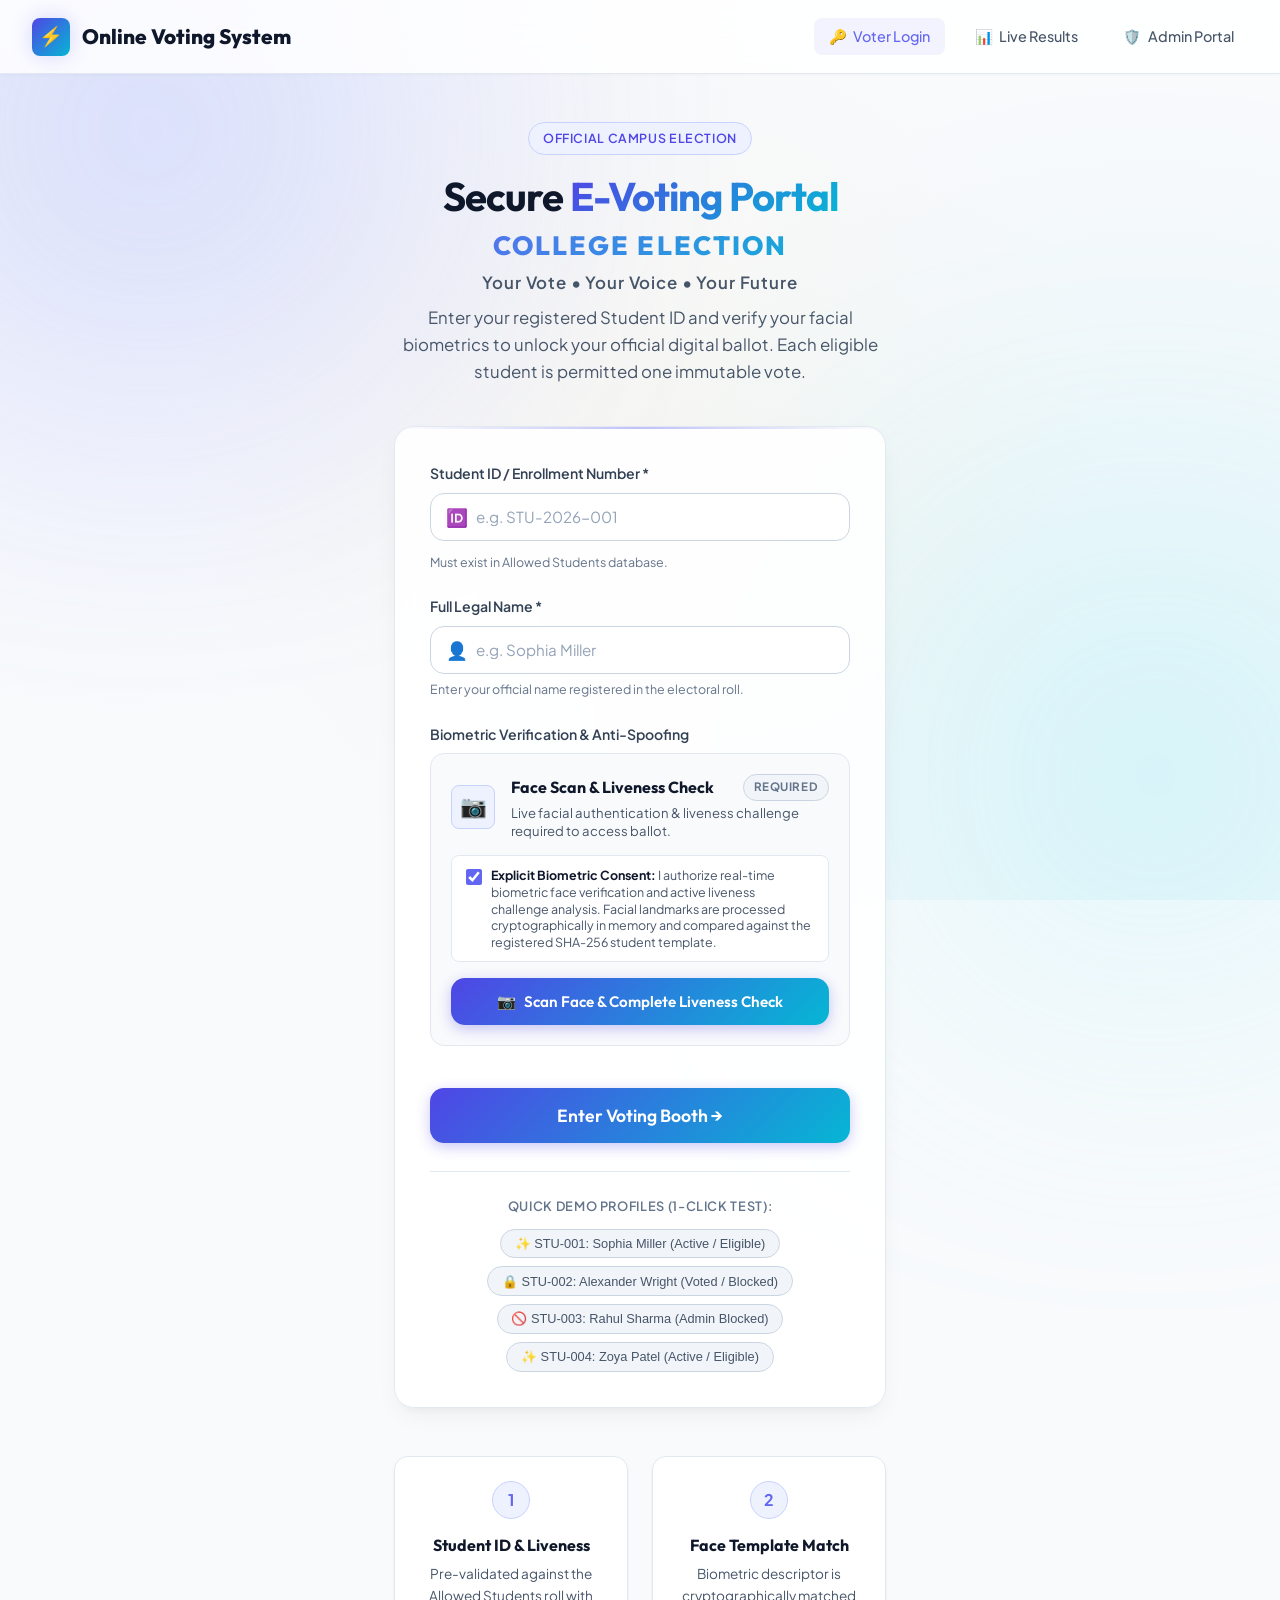
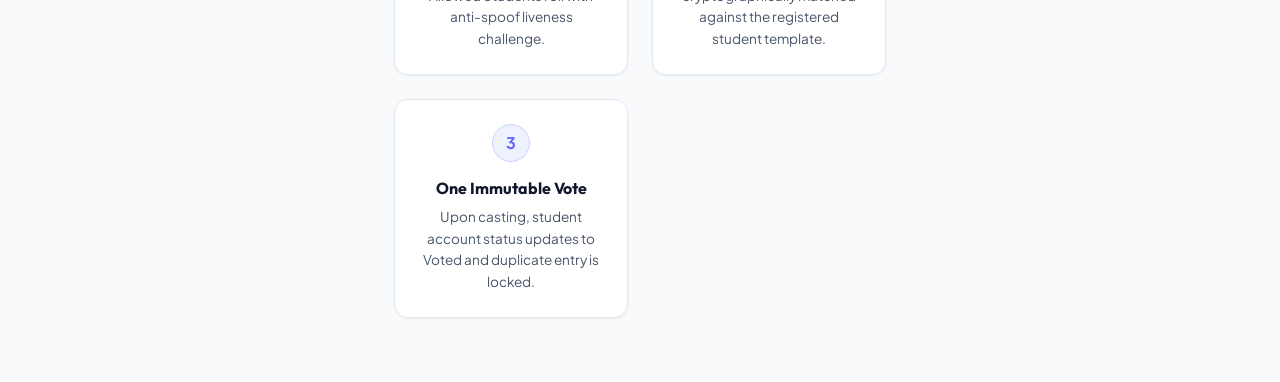
<file: index.html>
<!DOCTYPE html>
<html lang="en">
<head>
  <meta charset="UTF-8">
  <meta name="viewport" content="width=device-width, initial-scale=1.0">
  <title>Online Voting System - Secure Voter Authentication & Portal</title>
  <meta name="description" content="Secure, modern e-voting system. Authenticate with your unique Student ID and Face Biometric verification to cast your ballot.">
  <link rel="stylesheet" href="style.css">
</head>
<body>
  <!-- Ambient background glow lights -->
  <div class="bg-glow bg-glow-1"></div>
  <div class="bg-glow bg-glow-2"></div>

  <!-- Navigation Bar -->
  <nav class="navbar">
    <a href="index.html" class="nav-brand" id="nav-brand-logo">
      <div class="brand-icon">⚡</div>
      <span>Online Voting System</span>
    </a>
    <div class="nav-links">
      <a href="index.html" class="nav-link active" id="nav-link-login">
        <span>🔑</span> Voter Login
      </a>
      <a href="results.html" class="nav-link" id="nav-link-results">
        <span>📊</span> Live Results
      </a>
      <a href="admin.html" class="nav-link" id="nav-link-admin">
        <span>🛡️</span> Admin Portal
      </a>
    </div>
  </nav>

  <!-- Main Container -->
  <main class="container-narrow">
    <header class="header-hero">
      <span class="badge badge-primary">Official Campus Election</span>
      <h1>Secure <span class="gradient-text">E-Voting Portal</span></h1>
      <h2 class="hero-election-title">COLLEGE ELECTION</h2>
      <p class="hero-election-motto">Your Vote • Your Voice • Your Future</p>
      <p>Enter your registered Student ID and verify your facial biometrics to unlock your official digital ballot. Each eligible student is permitted one immutable vote.</p>
    </header>

    <!-- Login Authentication Card -->
    <div class="card" id="login-card">
      <form id="login-form">
        <!-- Student ID / Enrollment Number Input -->
        <div class="form-group">
          <label for="student-id" class="form-label">Student ID / Enrollment Number *</label>
          <div class="input-wrapper">
            <span class="input-icon">🆔</span>
            <input 
              type="text" 
              id="student-id" 
              class="form-input" 
              placeholder="e.g. STU-2026-001" 
              required 
              autocomplete="off"
              oninput="handleStudentIdInput(this.value)"
            >
          </div>
          <div style="display: flex; justify-content: space-between; align-items: center; margin-top: 0.35rem;">
            <span class="input-hint">Must exist in Allowed Students database.</span>
            <span id="id-status-badge" class="id-status-indicator" style="display: none;"></span>
          </div>
        </div>

        <!-- Full Legal Name Input -->
        <div class="form-group">
          <label for="voter-name" class="form-label">Full Legal Name *</label>
          <div class="input-wrapper">
            <span class="input-icon">👤</span>
            <input 
              type="text" 
              id="voter-name" 
              class="form-input" 
              placeholder="e.g. Sophia Miller" 
              required 
              autocomplete="name"
            >
          </div>
          <div class="input-hint">Enter your official name registered in the electoral roll.</div>
        </div>

        <!-- Biometric Face Scan Verification Section -->
        <div class="form-group">
          <label class="form-label" id="face-verification-label">Biometric Verification & Anti-Spoofing</label>
          
          <div class="biometric-card" id="biometric-card">
            <div class="biometric-card-header">
              <div class="bio-icon-box" id="bio-icon-box">
                <span class="bio-icon" id="bio-status-icon">📷</span>
              </div>
              <div class="bio-info">
                <div class="bio-title-row">
                  <h4 id="bio-status-title">Face Scan & Liveness Check</h4>
                  <span class="bio-badge bio-badge-unverified" id="bio-status-badge">Required</span>
                </div>
                <p id="bio-status-description">Live facial authentication & liveness challenge required to access ballot.</p>
              </div>
            </div>

            <!-- Verified Summary Card (Hidden initially) -->
            <div class="bio-verified-details" id="bio-verified-details" style="display: none;">
              <div class="bio-verified-banner">
                <span class="bio-check-icon">✓</span>
                <div>
                  <strong>Biometric Face & Liveness Verified</strong>
                  <div class="bio-token-text">
                    Biometric Token: <code id="bio-token-display">BIO-FACE-XXXX</code> • Match Confidence: <span id="bio-confidence-display">99.4%</span>
                  </div>
                </div>
              </div>
            </div>

            <!-- Biometric Consent Checkbox -->
            <div class="biometric-consent-box">
              <label class="consent-checkbox-label">
                <input type="checkbox" id="biometric-consent" class="custom-checkbox" checked>
                <span>
                  <strong>Explicit Biometric Consent:</strong> I authorize real-time biometric face verification and active liveness challenge analysis. Facial landmarks are processed cryptographically in memory and compared against the registered SHA-256 student template.
                </span>
              </label>
            </div>

            <!-- Face Scan Trigger Action Buttons -->
            <div class="bio-actions">
              <button type="button" class="btn btn-primary btn-block" id="btn-scan-face" onclick="openScannerModal()">
                <span>📷</span> Scan Face & Complete Liveness Check
              </button>
              <button type="button" class="btn btn-secondary btn-block btn-sm" id="btn-rescan-face" onclick="openScannerModal()" style="display: none; margin-top: 0.5rem;">
                <span>🔄</span> Re-scan Face
              </button>
            </div>
          </div>
        </div>

        <!-- Error & Retry Banner -->
        <div class="error-message" id="login-error" role="alert" aria-live="polite"></div>

        <!-- Submit to Voting Booth (Disabled until Face is Verified) -->
        <button type="submit" class="btn btn-primary btn-block btn-lg" id="btn-login-submit" style="margin-top: 1.25rem;" disabled>
          Enter Voting Booth &rarr;
        </button>
      </form>

      <!-- Quick Demo Selectors -->
      <div class="quick-test-section">
        <p>Quick Demo Profiles (1-Click Test):</p>
        <div class="quick-pills">
          <button type="button" class="pill-btn" onclick="fillDemoVoter('STU-2026-001', 'Sophia Miller', 'eligible')">
            ✨ STU-001: Sophia Miller (Active / Eligible)
          </button>
          <button type="button" class="pill-btn" onclick="fillDemoVoter('STU-2026-002', 'Alexander Wright', 'voted')">
            🔒 STU-002: Alexander Wright (Voted / Blocked)
          </button>
          <button type="button" class="pill-btn" onclick="fillDemoVoter('STU-2026-003', 'Rahul Sharma', 'blocked')">
            🚫 STU-003: Rahul Sharma (Admin Blocked)
          </button>
          <button type="button" class="pill-btn" onclick="fillDemoVoter('STU-2026-004', 'Zoya Patel', 'eligible')">
            ✨ STU-004: Zoya Patel (Active / Eligible)
          </button>
        </div>
      </div>
    </div>

    <!-- 3-Step Process Guide -->
    <section class="process-steps">
      <div class="step-card">
        <div class="step-number">1</div>
        <h4>Student ID & Liveness</h4>
        <p>Pre-validated against the Allowed Students roll with anti-spoof liveness challenge.</p>
      </div>
      <div class="step-card">
        <div class="step-number">2</div>
        <h4>Face Template Match</h4>
        <p>Biometric descriptor is cryptographically matched against the registered student template.</p>
      </div>
      <div class="step-card">
        <div class="step-number">3</div>
        <h4>One Immutable Vote</h4>
        <p>Upon casting, student account status updates to Voted and duplicate entry is locked.</p>
      </div>
    </section>
  </main>

  <!-- Face Scanner Live Camera Modal with Liveness Challenge -->
  <div class="modal-overlay" id="scanner-modal" role="dialog" aria-modal="true" aria-labelledby="scanner-modal-title">
    <div class="modal-container scanner-modal-container">
      <div class="scanner-modal-header">
        <div class="scanner-title-box">
          <div class="brand-icon" style="width: 32px; height: 32px; font-size: 1rem;">📷</div>
          <div>
            <h3 id="scanner-modal-title" style="font-size: 1.2rem;">Biometric Face & Liveness Verification</h3>
            <span class="scanner-subtitle">Align face in frame and complete the interactive challenge</span>
          </div>
        </div>
        <button type="button" class="scanner-close-btn" onclick="closeScannerModal()" aria-label="Close Face Scanner">✕</button>
      </div>

      <!-- Live Video Viewport Container -->
      <div class="video-viewport-wrapper">
        <!-- Live Video Element -->
        <video id="face-video" autoplay playsinline muted></video>
        
        <!-- Canvas for frame analysis and snapshots -->
        <canvas id="analysis-canvas" style="display: none;"></canvas>

        <!-- Simulated Preview Face Avatar when in Simulation / Virtual Camera Mode -->
        <div id="simulated-camera-view" class="simulated-camera-view" style="display: none;">
          <div class="sim-face-avatar" id="sim-face-avatar">👤</div>
          <div class="sim-watermark" id="sim-watermark-text">Biometric Camera Active</div>
        </div>

        <!-- Biometric Face Alignment Overlay Frame -->
        <div class="face-alignment-frame" id="alignment-frame">
          <!-- Corner Target Brackets -->
          <div class="corner-bracket corner-tl"></div>
          <div class="corner-bracket corner-tr"></div>
          <div class="corner-bracket corner-bl"></div>
          <div class="corner-bracket corner-br"></div>

          <!-- Face Oval Guide -->
          <div class="face-oval-guide" id="face-oval">
            <div class="face-oval-marker marker-top"></div>
            <div class="face-oval-marker marker-bottom"></div>
            <div class="face-oval-marker marker-left"></div>
            <div class="face-oval-marker marker-right"></div>
          </div>

          <!-- Animated Laser Scanning Line -->
          <div class="scan-laser-line" id="scan-laser-line"></div>
        </div>

        <!-- Video HUD Indicators -->
        <div class="video-hud">
          <div class="hud-item hud-lighting" id="hud-lighting">
            <span class="hud-icon">💡</span>
            <span class="hud-text" id="lighting-text">Lighting: Good</span>
            <div class="lighting-bar">
              <div class="lighting-level" id="lighting-level-bar" style="width: 75%;"></div>
            </div>
          </div>
          <div class="hud-item hud-faces" id="hud-faces">
            <span class="hud-icon">👤</span>
            <span class="hud-text" id="face-count-text">Face: Centered</span>
          </div>
        </div>
      </div>

      <!-- Interactive Anti-Spoofing Liveness Challenge Box -->
      <div class="liveness-challenge-box" id="liveness-box">
        <div class="liveness-challenge-title">
          <span>🛡️ Anti-Spoof Liveness Challenge</span>
        </div>
        <div class="liveness-challenge-instruction" id="liveness-challenge-instruction">
          Look directly into the camera and blink your eyes twice
        </div>
        <div class="liveness-counter" id="liveness-counter-badge">
          Step 1 of 2: Position Face
        </div>
      </div>

      <!-- Live Real-Time Instruction & Error Alert Box -->
      <div class="scanner-feedback" id="scanner-feedback" role="status" aria-live="polite">
        <span class="feedback-icon" id="feedback-icon">👁️</span>
        <span class="feedback-text" id="feedback-text">Please hold still and center your face inside the oval frame.</span>
      </div>

      <!-- Verification Progress Bar (Shown during active scan) -->
      <div class="bio-progress-container" id="bio-progress-container" style="display: none;">
        <div class="bio-progress-header">
          <span id="bio-progress-stage-text">Analyzing Biometric Landmarks...</span>
          <span id="bio-progress-percentage">0%</span>
        </div>
        <div class="bio-progress-track">
          <div class="bio-progress-fill" id="bio-progress-fill" style="width: 0%;"></div>
        </div>
      </div>

      <!-- Edge-Case & Error Resolution Banner -->
      <div class="scanner-error-banner" id="scanner-error-banner" style="display: none;">
        <div class="error-banner-header">
          <span class="error-banner-icon" id="error-banner-icon">⚠️</span>
          <strong id="error-banner-title">Verification Failed</strong>
        </div>
        <p id="error-banner-desc">Please check your lighting and ensure your face is fully visible.</p>
        <div class="error-banner-actions">
          <button type="button" class="btn btn-primary btn-sm" id="btn-retry-scan" onclick="retryFaceScan()">
            <span>🔄</span> Retry Scan
          </button>
        </div>
      </div>

      <!-- Live Action Buttons -->
      <div class="scanner-actions" id="scanner-actions">
        <button type="button" class="btn btn-secondary" onclick="closeScannerModal()" id="btn-cancel-scan">
          Cancel
        </button>
        <button type="button" class="btn btn-primary btn-lg" id="btn-capture-face" onclick="startBiometricVerification()">
          <span>⚡</span> Verify Liveness & Match Face
        </button>
      </div>

      <!-- Interactive Edge-Case Testing Toolbar -->
      <div class="scanner-sim-section">
        <div class="sim-header">
          <span>🧪 Test Verification Scenarios (Security & Edge Cases):</span>
        </div>
        <div class="sim-buttons">
          <button type="button" class="sim-btn" onclick="testScenario('success')" title="Test normal face match for active student">
            ✅ Valid Face Match
          </button>
          <button type="button" class="sim-btn" onclick="testScenario('face_mismatch')" title="Test face not matching registered student ID">
            ❌ Biometric Mismatch
          </button>
          <button type="button" class="sim-btn" onclick="testScenario('liveness_failed')" title="Test failed anti-spoof liveness challenge">
            👁️ Spoof / Liveness Fail
          </button>
          <button type="button" class="sim-btn" onclick="testScenario('blocked_account')" title="Test blocked student ID access denial">
            🚫 Blocked ID
          </button>
          <button type="button" class="sim-btn" onclick="testScenario('already_voted')" title="Test duplicate vote denial">
            🔒 Already Voted
          </button>
          <button type="button" class="sim-btn" onclick="testScenario('unregistered_id')" title="Test unregistered student ID denial">
            ⚠️ Unregistered ID
          </button>
          <button type="button" class="sim-btn" onclick="testScenario('poor_lighting')" title="Test poor lighting detection">
            🌙 Poor Lighting
          </button>
          <button type="button" class="sim-btn" onclick="testScenario('no_face')" title="Test no face detected">
            👤 No Face
          </button>
        </div>
      </div>
    </div>
  </div>

  <script src="script.js"></script>
  <script>
    document.addEventListener('DOMContentLoaded', () => {
      setupLoginForm();
    });
  </script>
</body>
</html>
</file>
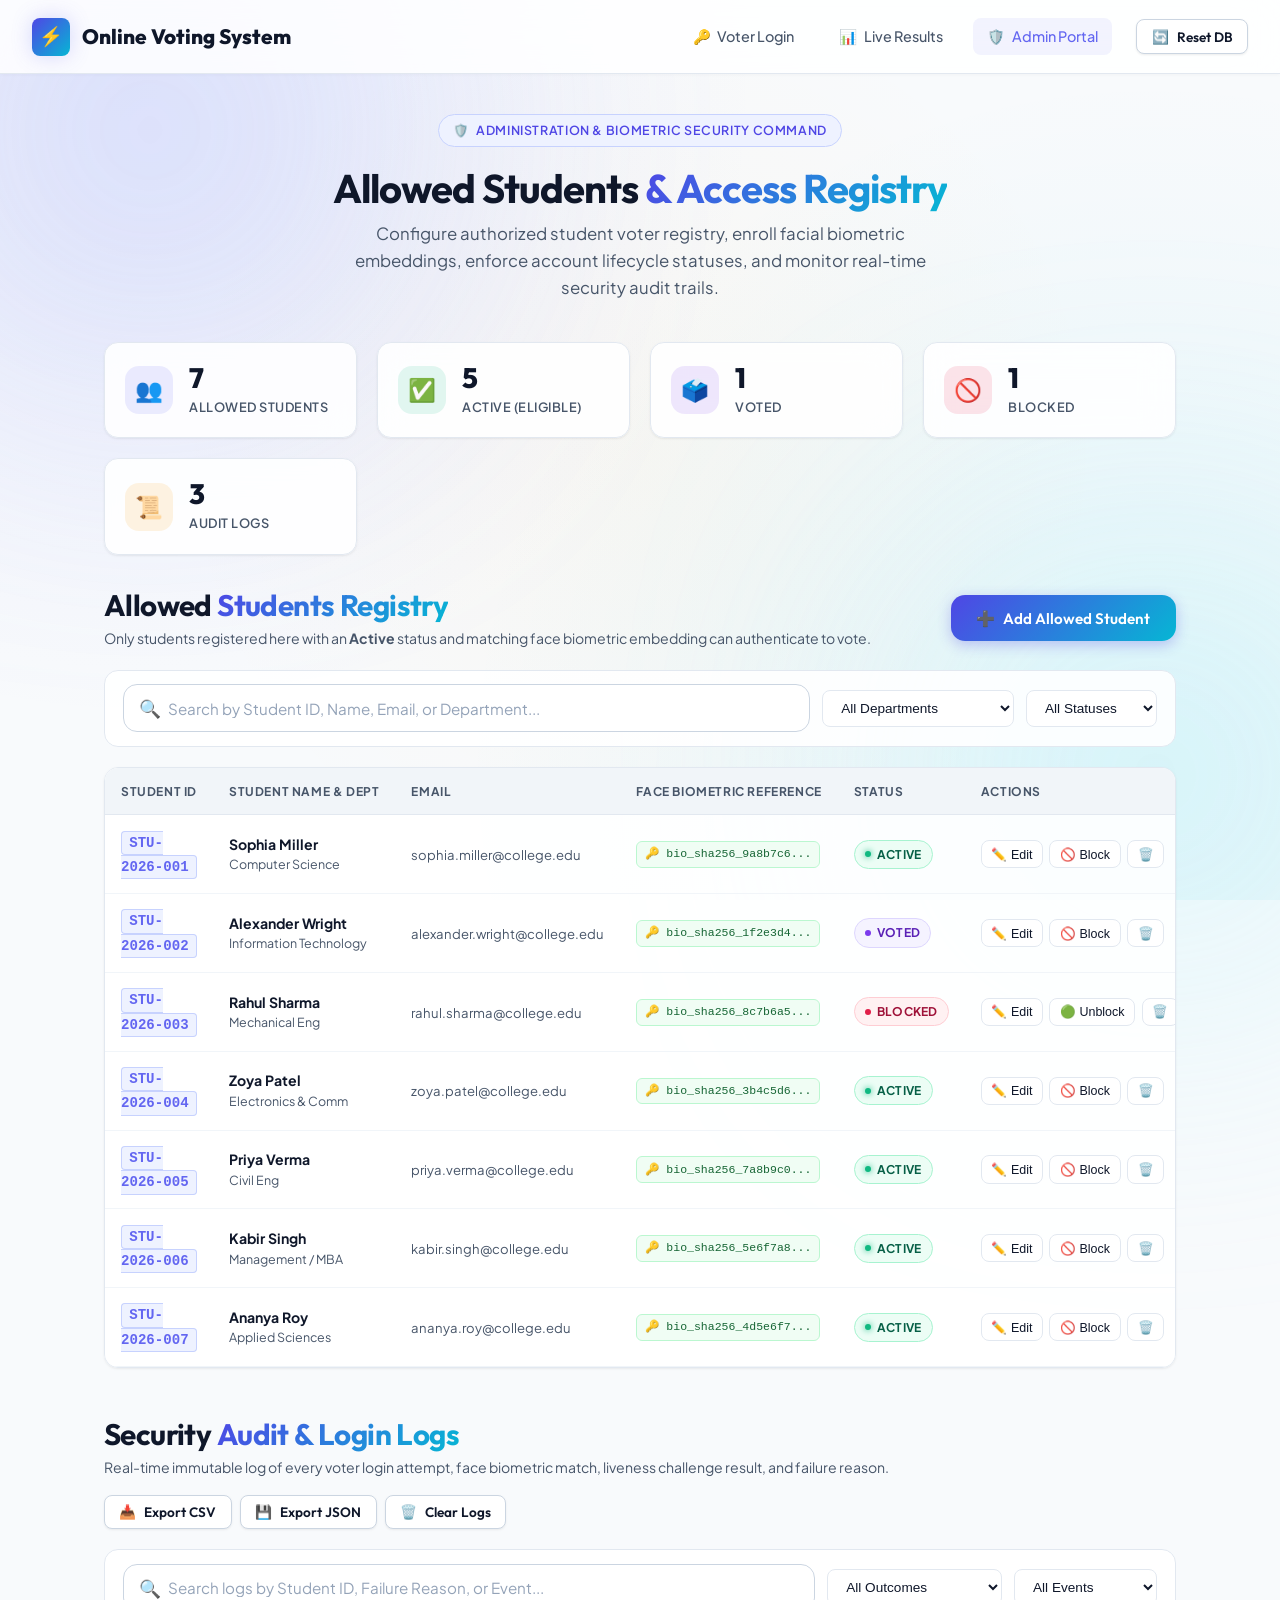
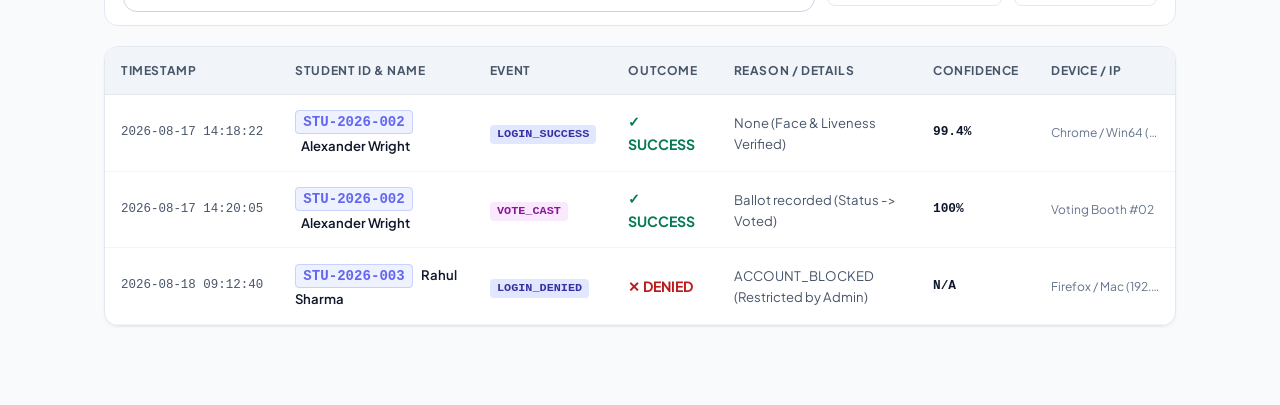
<file: admin.html>
<!DOCTYPE html>
<html lang="en">
<head>
  <meta charset="UTF-8">
  <meta name="viewport" content="width=device-width, initial-scale=1.0">
  <title>Online Voting System - Admin Portal & Security Command</title>
  <meta name="description" content="Manage allowed students, face biometric embeddings, voter statuses, and review security audit logs.">
  <link rel="stylesheet" href="style.css">
</head>
<body>
  <!-- Ambient background glow lights -->
  <div class="bg-glow bg-glow-1"></div>
  <div class="bg-glow bg-glow-2"></div>

  <!-- Navigation Bar -->
  <nav class="navbar">
    <a href="index.html" class="nav-brand" id="nav-brand-logo">
      <div class="brand-icon">⚡</div>
      <span>Online Voting System</span>
    </a>
    <div class="nav-links">
      <a href="index.html" class="nav-link" id="nav-link-login">
        <span>🔑</span> Voter Login
      </a>
      <a href="results.html" class="nav-link" id="nav-link-results">
        <span>📊</span> Live Results
      </a>
      <a href="admin.html" class="nav-link active" id="nav-link-admin">
        <span>🛡️</span> Admin Portal
      </a>
      <button class="btn btn-secondary btn-sm" onclick="resetAllData()" id="btn-reset-data" style="margin-left: 0.5rem;" title="Reset demo database">
        <span>🔄</span> Reset DB
      </button>
    </div>
  </nav>

  <!-- Main Container -->
  <main class="container">
    <header class="header-hero">
      <span class="badge badge-primary">
        <span>🛡️</span> Administration & Biometric Security Command
      </span>
      <h1>Allowed Students <span class="gradient-text">& Access Registry</span></h1>
      <p>Configure authorized student voter registry, enroll facial biometric embeddings, enforce account lifecycle statuses, and monitor real-time security audit trails.</p>
    </header>

    <!-- Admin Metrics Cards -->
    <section class="admin-metrics-grid">
      <div class="admin-metric-card">
        <div class="metric-icon-box" style="background: rgba(99, 102, 241, 0.12); color: var(--accent-primary);">
          👥
        </div>
        <div class="metric-details">
          <div class="metric-number" id="metric-total-students">0</div>
          <div class="metric-label">Allowed Students</div>
        </div>
      </div>
      <div class="admin-metric-card">
        <div class="metric-icon-box" style="background: rgba(16, 185, 129, 0.12); color: var(--accent-emerald);">
          ✅
        </div>
        <div class="metric-details">
          <div class="metric-number" id="metric-active-students">0</div>
          <div class="metric-label">Active (Eligible)</div>
        </div>
      </div>
      <div class="admin-metric-card">
        <div class="metric-icon-box" style="background: rgba(124, 58, 237, 0.12); color: var(--accent-purple);">
          🗳️
        </div>
        <div class="metric-details">
          <div class="metric-number" id="metric-voted-students">0</div>
          <div class="metric-label">Voted</div>
        </div>
      </div>
      <div class="admin-metric-card">
        <div class="metric-icon-box" style="background: rgba(225, 29, 72, 0.12); color: var(--accent-rose);">
          🚫
        </div>
        <div class="metric-details">
          <div class="metric-number" id="metric-blocked-students">0</div>
          <div class="metric-label">Blocked</div>
        </div>
      </div>
      <div class="admin-metric-card">
        <div class="metric-icon-box" style="background: rgba(245, 158, 11, 0.12); color: var(--accent-amber);">
          📜
        </div>
        <div class="metric-details">
          <div class="metric-number" id="metric-total-logs">0</div>
          <div class="metric-label">Audit Logs</div>
        </div>
      </div>
    </section>

    <!-- SECTION 1: Allowed Students Management -->
    <section>
      <div class="admin-section-header">
        <div>
          <h2>Allowed <span class="gradient-text">Students Registry</span></h2>
          <p style="font-size: 0.88rem; color: var(--text-muted); margin-top: 0.2rem;">
            Only students registered here with an <strong>Active</strong> status and matching face biometric embedding can authenticate to vote.
          </p>
        </div>
        <button type="button" class="btn btn-primary" onclick="openAddStudentModal()" id="btn-open-add-student">
          <span>➕</span> Add Allowed Student
        </button>
      </div>

      <!-- Toolbar: Search & Filter -->
      <div class="admin-toolbar">
        <div class="input-wrapper toolbar-search">
          <span class="input-icon">🔍</span>
          <input 
            type="text" 
            id="student-search-input" 
            class="form-input" 
            placeholder="Search by Student ID, Name, Email, or Department..."
            oninput="handleStudentSearchAndFilter()"
          >
        </div>

        <select id="filter-dept-select" class="filter-select" onchange="handleStudentSearchAndFilter()">
          <option value="">All Departments</option>
          <option value="Computer Science">Computer Science</option>
          <option value="Information Technology">Information Technology</option>
          <option value="Electronics & Comm">Electronics & Comm</option>
          <option value="Mechanical Eng">Mechanical Eng</option>
          <option value="Civil Eng">Civil Eng</option>
          <option value="Management / MBA">Management / MBA</option>
        </select>

        <select id="filter-status-select" class="filter-select" onchange="handleStudentSearchAndFilter()">
          <option value="">All Statuses</option>
          <option value="Active">Active Only</option>
          <option value="Blocked">Blocked Only</option>
          <option value="Voted">Voted Only</option>
        </select>
      </div>

      <!-- Students Table -->
      <div class="admin-table-container">
        <table class="admin-table" id="students-table">
          <thead>
            <tr>
              <th>Student ID</th>
              <th>Student Name & Dept</th>
              <th>Email</th>
              <th>Face Biometric Reference</th>
              <th>Status</th>
              <th>Actions</th>
            </tr>
          </thead>
          <tbody id="students-table-body">
            <!-- Dynamically populated by script.js -->
          </tbody>
        </table>
      </div>
    </section>

    <!-- SECTION 2: Security Audit & Login Attempts Log -->
    <section style="margin-top: 3rem;">
      <div class="admin-section-header">
        <div>
          <h2>Security <span class="gradient-text">Audit & Login Logs</span></h2>
          <p style="font-size: 0.88rem; color: var(--text-muted); margin-top: 0.2rem;">
            Real-time immutable log of every voter login attempt, face biometric match, liveness challenge result, and failure reason.
          </p>
        </div>
        <div style="display: flex; gap: 0.5rem; flex-wrap: wrap;">
          <button type="button" class="btn btn-secondary btn-sm" onclick="exportAuditLogs('csv')" id="btn-export-csv">
            <span>📥</span> Export CSV
          </button>
          <button type="button" class="btn btn-secondary btn-sm" onclick="exportAuditLogs('json')" id="btn-export-json">
            <span>💾</span> Export JSON
          </button>
          <button type="button" class="btn btn-secondary btn-sm btn-icon-danger" onclick="clearAllAuditLogs()" id="btn-clear-logs">
            <span>🗑️</span> Clear Logs
          </button>
        </div>
      </div>

      <!-- Log Filters -->
      <div class="admin-toolbar">
        <div class="input-wrapper toolbar-search">
          <span class="input-icon">🔍</span>
          <input 
            type="text" 
            id="log-search-input" 
            class="form-input" 
            placeholder="Search logs by Student ID, Failure Reason, or Event..."
            oninput="handleLogSearchAndFilter()"
          >
        </div>

        <select id="log-filter-result" class="filter-select" onchange="handleLogSearchAndFilter()">
          <option value="">All Outcomes</option>
          <option value="SUCCESS">Success Only</option>
          <option value="DENIED">Denied / Failed Only</option>
        </select>

        <select id="log-filter-event" class="filter-select" onchange="handleLogSearchAndFilter()">
          <option value="">All Events</option>
          <option value="LOGIN_ATTEMPT">Login Attempt</option>
          <option value="LOGIN_SUCCESS">Login Success</option>
          <option value="LOGIN_DENIED">Login Denied</option>
          <option value="LIVENESS_FAILED">Liveness Spoof</option>
          <option value="VOTE_CAST">Vote Cast</option>
        </select>
      </div>

      <!-- Logs Table -->
      <div class="admin-table-container">
        <table class="admin-table" id="audit-logs-table">
          <thead>
            <tr>
              <th>Timestamp</th>
              <th>Student ID & Name</th>
              <th>Event</th>
              <th>Outcome</th>
              <th>Reason / Details</th>
              <th>Confidence</th>
              <th>Device / IP</th>
            </tr>
          </thead>
          <tbody id="audit-logs-body">
            <!-- Dynamically populated by script.js -->
          </tbody>
        </table>
      </div>
    </section>
  </main>

  <!-- Add / Edit Student Modal -->
  <div class="modal-overlay" id="student-modal" role="dialog" aria-modal="true" aria-labelledby="student-modal-title">
    <div class="modal-container" style="max-width: 580px; text-align: left;">
      <div class="scanner-modal-header" style="padding-bottom: 0.75rem; border-bottom: 1px solid var(--border-subtle); margin-bottom: 1rem;">
        <div class="scanner-title-box">
          <div class="brand-icon" style="width: 34px; height: 34px; font-size: 1.1rem;">👤</div>
          <div>
            <h3 id="student-modal-title" style="font-size: 1.2rem;">Add Allowed Student</h3>
            <span class="scanner-subtitle">Enter student details and enroll biometric face template</span>
          </div>
        </div>
        <button type="button" class="scanner-close-btn" onclick="closeStudentModal()" aria-label="Close Modal">✕</button>
      </div>

      <form id="student-form" onsubmit="handleSaveStudent(event)">
        <input type="hidden" id="student-form-mode" value="add">
        <input type="hidden" id="student-form-original-id" value="">

        <div class="modal-form-grid">
          <!-- Student ID / Enrollment Number -->
          <div class="form-group">
            <label for="input-student-id" class="form-label">Student ID / Enrollment No. *</label>
            <div class="input-wrapper">
              <span class="input-icon">🆔</span>
              <input 
                type="text" 
                id="input-student-id" 
                class="form-input" 
                placeholder="e.g. STU-2026-008" 
                required
              >
            </div>
            <div class="input-hint">Unique institutional ID (e.g. STU-2026-001)</div>
          </div>

          <!-- Account Status -->
          <div class="form-group">
            <label for="input-student-status" class="form-label">Account Status *</label>
            <div class="input-wrapper">
              <span class="input-icon">🚦</span>
              <select id="input-student-status" class="form-input" style="padding-left: 2.5rem;" required>
                <option value="Active">Active (Eligible to Vote)</option>
                <option value="Blocked">Blocked (Access Restricted)</option>
                <option value="Voted">Voted (Ballot Already Cast)</option>
              </select>
            </div>
          </div>
        </div>

        <!-- Full Legal Name -->
        <div class="form-group">
          <label for="input-student-name" class="form-label">Full Legal Name *</label>
          <div class="input-wrapper">
            <span class="input-icon">👤</span>
            <input 
              type="text" 
              id="input-student-name" 
              class="form-input" 
              placeholder="e.g. Riya Sharma" 
              required
            >
          </div>
        </div>

        <div class="modal-form-grid">
          <!-- Department -->
          <div class="form-group">
            <label for="input-student-dept" class="form-label">Department *</label>
            <div class="input-wrapper">
              <span class="input-icon">🏛️</span>
              <select id="input-student-dept" class="form-input" style="padding-left: 2.5rem;" required>
                <option value="Computer Science">Computer Science</option>
                <option value="Information Technology">Information Technology</option>
                <option value="Electronics & Comm">Electronics & Comm</option>
                <option value="Mechanical Eng">Mechanical Eng</option>
                <option value="Civil Eng">Civil Eng</option>
                <option value="Management / MBA">Management / MBA</option>
                <option value="Applied Sciences">Applied Sciences</option>
              </select>
            </div>
          </div>

          <!-- Email -->
          <div class="form-group">
            <label for="input-student-email" class="form-label">Email Address *</label>
            <div class="input-wrapper">
              <span class="input-icon">✉️</span>
              <input 
                type="email" 
                id="input-student-email" 
                class="form-input" 
                placeholder="riya.sharma@college.edu" 
                required
              >
            </div>
          </div>
        </div>

        <!-- Biometric Face Reference Enrollment Box -->
        <div class="form-group" style="margin-top: 0.5rem;">
          <label class="form-label">Face Biometric Reference (SHA-256 Embedding Vector) *</label>
          <div style="background: #f8fafc; border: 1px solid var(--border-subtle); border-radius: var(--radius-md); padding: 1rem;">
            <div style="display: flex; align-items: center; justify-content: space-between; margin-bottom: 0.5rem;">
              <span style="font-size: 0.85rem; font-weight: 600; color: var(--text-main);">
                Biometric Embedding Status:
              </span>
              <span id="enroll-bio-status-badge" class="bio-hash-badge enrolled">
                ✓ Enrolled (Ready)
              </span>
            </div>

            <div style="font-size: 0.78rem; font-family: monospace; color: var(--text-muted); background: #ffffff; padding: 0.5rem; border-radius: 6px; border: 1px solid #e2e8f0; word-break: break-all;" id="enroll-bio-hash-display">
              SHA256: 4f8b2e1a9c3d7e5f6a0b1c2d3e4f5a6b7c8d9e0f1a2b3c4d5e6f7a8b9c0d1e2f
            </div>

            <input type="hidden" id="input-student-embedding-hash" value="">
            <input type="hidden" id="input-student-embedding-vector" value="">

            <div style="display: flex; gap: 0.5rem; margin-top: 0.75rem;">
              <button type="button" class="btn btn-secondary btn-sm" onclick="generateNewBiometricVectorForForm()" id="btn-generate-bio-vector" style="flex: 1;">
                <span>⚡</span> Generate New Biometric Vector
              </button>
            </div>
            <div style="font-size: 0.75rem; color: var(--text-subtle); margin-top: 0.4rem;">
              🔒 Raw photos are never stored. The system hashes 128-dimensional facial landmark descriptors into a cryptographic SHA-256 biometric reference signature.
            </div>
          </div>
        </div>

        <div class="modal-actions" style="margin-top: 1.5rem;">
          <button type="button" class="btn btn-secondary" onclick="closeStudentModal()">
            Cancel
          </button>
          <button type="submit" class="btn btn-primary" id="btn-save-student">
            <span>💾</span> Save Student Details
          </button>
        </div>
      </form>
    </div>
  </div>

  <script src="script.js"></script>
  <script>
    document.addEventListener('DOMContentLoaded', () => {
      setupAdminPage();
    });
  </script>
</body>
</html>
</file>
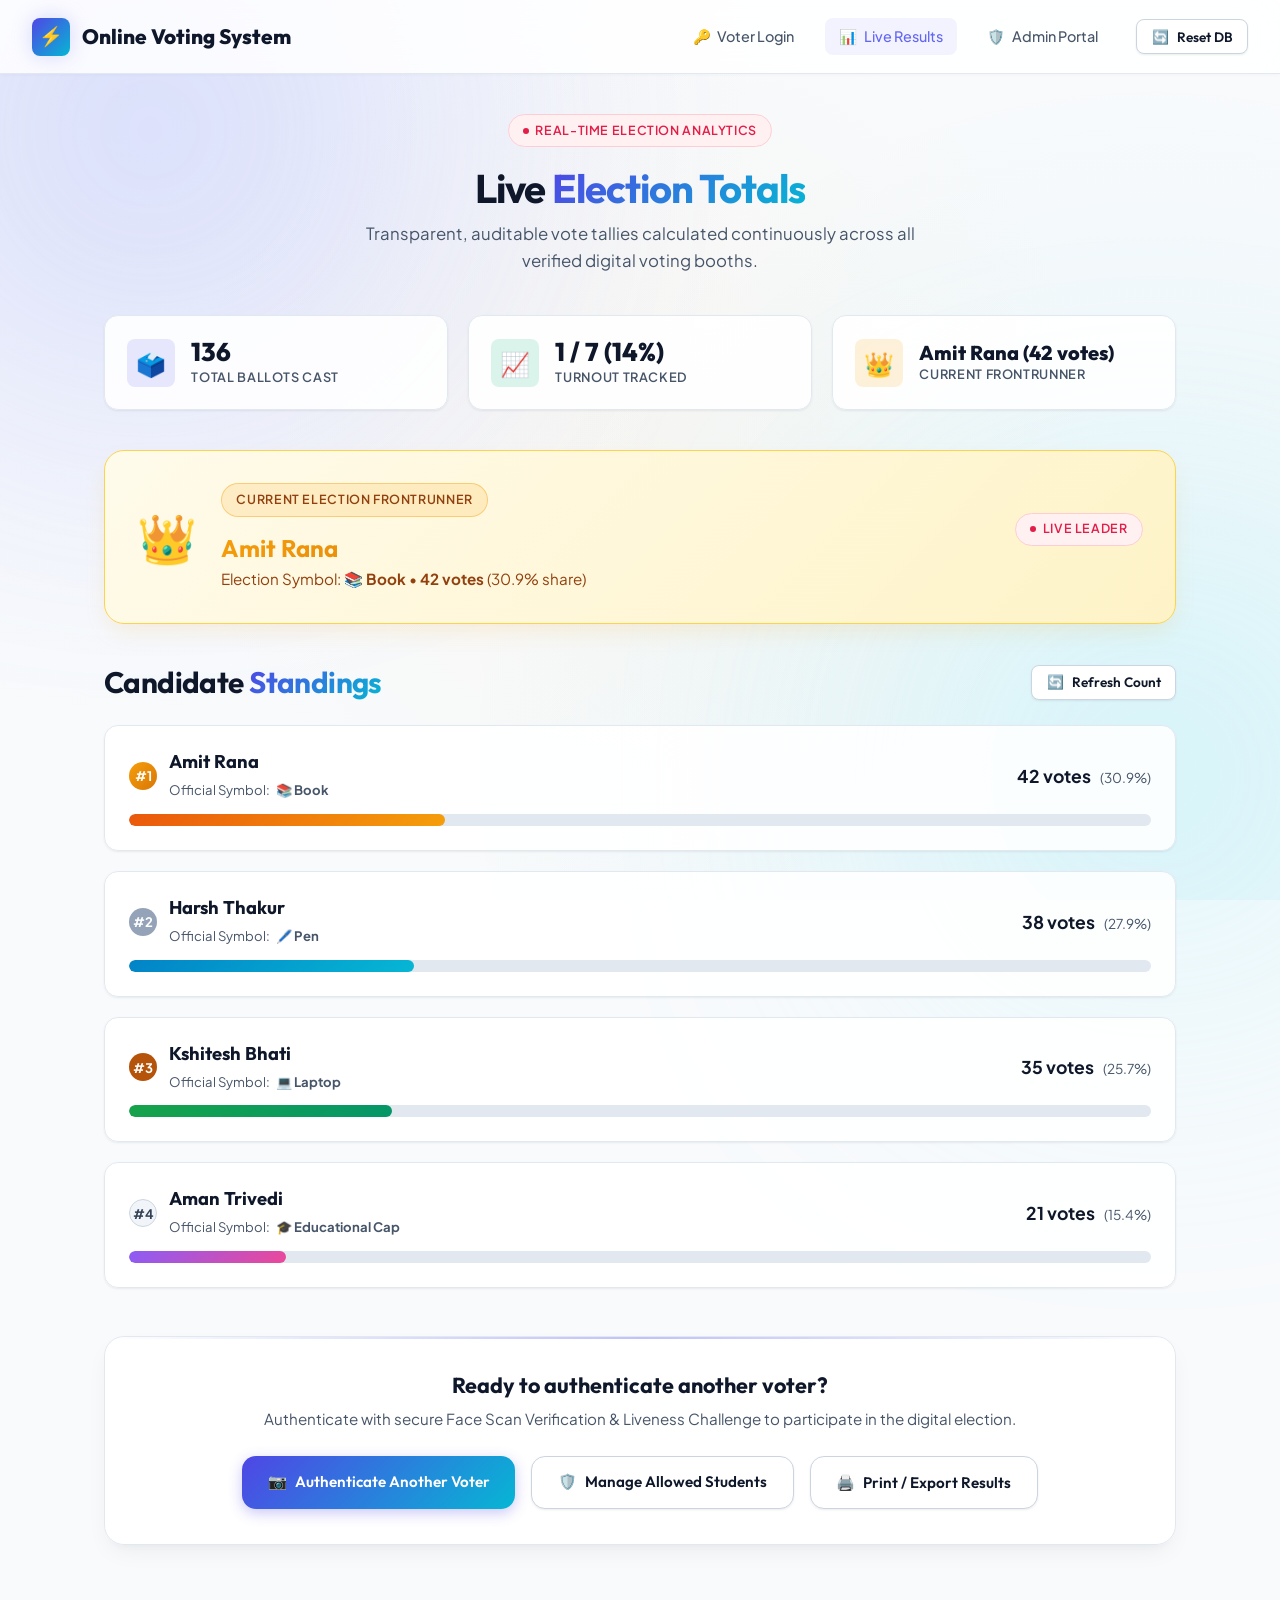
<file: results.html>
<!DOCTYPE html>
<html lang="en">
<head>
  <meta charset="UTF-8">
  <meta name="viewport" content="width=device-width, initial-scale=1.0">
  <title>Online Voting System - Live Election Results & Analytics</title>
  <meta name="description" content="Real-time election totals, candidate leaderboards, and voting turnout analytics.">
  <link rel="stylesheet" href="style.css">
</head>
<body>
  <!-- Ambient background glow lights -->
  <div class="bg-glow bg-glow-1"></div>
  <div class="bg-glow bg-glow-2"></div>

  <!-- Navigation Bar -->
  <nav class="navbar">
    <a href="index.html" class="nav-brand" id="nav-brand-logo">
      <div class="brand-icon">⚡</div>
      <span>Online Voting System</span>
    </a>
    <div class="nav-links">
      <a href="index.html" class="nav-link" id="nav-link-login">
        <span>🔑</span> Voter Login
      </a>
      <a href="results.html" class="nav-link active" id="nav-link-results">
        <span>📊</span> Live Results
      </a>
      <a href="admin.html" class="nav-link" id="nav-link-admin">
        <span>🛡️</span> Admin Portal
      </a>
      <button class="btn btn-secondary btn-sm" onclick="resetAllData()" id="btn-reset-data" style="margin-left: 0.5rem;" title="Reset demo database">
        <span>🔄</span> Reset DB
      </button>
    </div>
  </nav>

  <!-- Main Container -->
  <main class="container">
    <header class="header-hero">
      <span class="badge badge-live">
        <span class="pulse-dot"></span> Real-Time Election Analytics
      </span>
      <h1>Live <span class="gradient-text">Election Totals</span></h1>
      <p>Transparent, auditable vote tallies calculated continuously across all verified digital voting booths.</p>
    </header>

    <!-- Header Stats Grid -->
    <section class="results-header-stats">
      <div class="stat-card">
        <div class="stat-icon" style="background: rgba(99, 102, 241, 0.15); color: var(--accent-primary);">🗳️</div>
        <div class="stat-info">
          <div class="stat-value" id="total-votes-count">0</div>
          <div class="stat-label">Total Ballots Cast</div>
        </div>
      </div>
      <div class="stat-card">
        <div class="stat-icon" style="background: rgba(16, 185, 129, 0.15); color: var(--accent-emerald);">📈</div>
        <div class="stat-info">
          <div class="stat-value" id="turnout-count">0%</div>
          <div class="stat-label">Turnout Tracked</div>
        </div>
      </div>
      <div class="stat-card">
        <div class="stat-icon" style="background: rgba(245, 158, 11, 0.15); color: var(--accent-amber);">👑</div>
        <div class="stat-info">
          <div class="stat-value" id="leading-candidate-name" style="font-size: 1.25rem;">Calculating...</div>
          <div class="stat-label">Current Frontrunner</div>
        </div>
      </div>
    </section>

    <!-- Winner Spotlight Card -->
    <section id="winner-spotlight" class="winner-banner"></section>

    <!-- Ranked Leaderboard Breakdown -->
    <section>
      <div style="display: flex; justify-content: space-between; align-items: center; margin-bottom: 1.5rem;">
        <h2>Candidate <span class="gradient-text">Standings</span></h2>
        <button class="btn btn-secondary btn-sm" id="btn-refresh-results">
          <span>🔄</span> Refresh Count
        </button>
      </div>

      <div class="results-list" id="results-list-container">
        <!-- Dynamically rendered candidate bars -->
      </div>
    </section>

    <!-- Bottom Actions Card -->
    <section class="card" style="text-align: center; margin-top: 2rem;">
      <h3>Ready to authenticate another voter?</h3>
      <p style="margin-top: 0.5rem; margin-bottom: 1.5rem;">
        Authenticate with secure Face Scan Verification & Liveness Challenge to participate in the digital election.
      </p>
      <div style="display: flex; justify-content: center; gap: 1rem; flex-wrap: wrap;">
        <a href="index.html" class="btn btn-primary" id="btn-return-login">
          <span>📷</span> Authenticate Another Voter
        </a>
        <a href="admin.html" class="btn btn-secondary" id="btn-return-admin">
          <span>🛡️</span> Manage Allowed Students
        </a>
        <button type="button" class="btn btn-secondary" onclick="window.print()" id="btn-print-report">
          <span>🖨️</span> Print / Export Results
        </button>
      </div>
    </section>
  </main>

  <script src="script.js"></script>
  <script>
    document.addEventListener('DOMContentLoaded', () => {
      setupResultsPage();
    });
  </script>
</body>
</html>
</file>
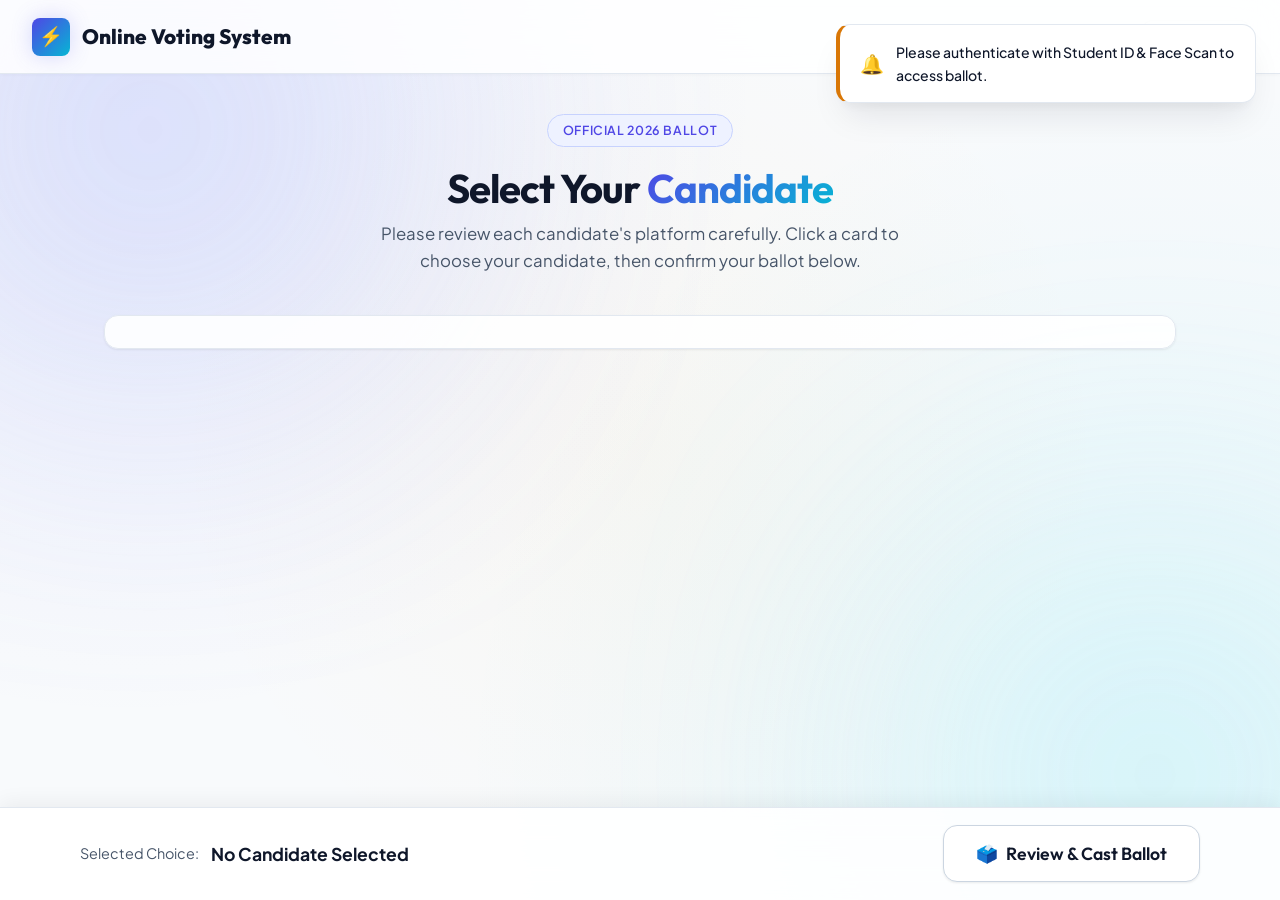
<file: vote.html>
<!DOCTYPE html>
<html lang="en">
<head>
  <meta charset="UTF-8">
  <meta name="viewport" content="width=device-width, initial-scale=1.0">
  <title>Online Voting System - Official Candidate Ballot</title>
  <meta name="description" content="Cast your official vote for the candidate of your choice. Clean, verified, single-submission voting portal.">
  <link rel="stylesheet" href="style.css">
</head>
<body>
  <!-- Ambient background glow lights -->
  <div class="bg-glow bg-glow-1"></div>
  <div class="bg-glow bg-glow-2"></div>

  <!-- Navigation Bar -->
  <nav class="navbar">
    <a href="index.html" class="nav-brand" id="nav-brand-logo">
      <div class="brand-icon">⚡</div>
      <span>Online Voting System</span>
    </a>
    <div class="nav-links">
      <span class="nav-user-badge" id="nav-session-badge" style="display: none;"></span>
      <a href="results.html" class="nav-link" id="nav-link-results">
        <span>📊</span> Live Results
      </a>
      <a href="admin.html" class="nav-link" id="nav-link-admin">
        <span>🛡️</span> Admin Portal
      </a>
      <button class="nav-link btn-secondary" onclick="handleLogout()" id="nav-btn-logout" style="cursor: pointer; border: none; background: transparent;">
        <span>🚪</span> Log Out
      </button>
    </div>
  </nav>

  <!-- Main Container -->
  <main class="container">
    <header class="header-hero">
      <span class="badge badge-primary">Official 2026 Ballot</span>
      <h1>Select Your <span class="gradient-text">Candidate</span></h1>
      <p>Please review each candidate's platform carefully. Click a card to choose your candidate, then confirm your ballot below.</p>
    </header>

    <!-- Voter Status Header -->
    <section id="voter-status-container" class="voter-status-bar"></section>

    <!-- Candidates Grid -->
    <section class="candidate-grid" id="candidate-grid">
      <!-- Dynamically populated by script.js -->
    </section>
  </main>

  <!-- Sticky Bottom Voting Action Bar -->
  <aside class="voting-action-bar" id="voting-bar">
    <div class="voting-action-content">
      <div class="selected-preview">
        <span class="selected-preview-text">Selected Choice:</span>
        <span class="selected-preview-name" id="selected-candidate-name">No Candidate Selected</span>
      </div>
      <div>
        <button class="btn btn-secondary btn-lg" id="btn-cast-vote" disabled>
          <span>🗳️</span> Review & Cast Ballot
        </button>
      </div>
    </div>
  </aside>

  <!-- Confirmation Modal -->
  <div class="modal-overlay" id="confirmation-modal" role="dialog" aria-modal="true" aria-labelledby="modal-title">
    <div class="modal-container">
      <div class="modal-icon">🗳️</div>
      <h3 id="modal-title">Confirm Ballot Submission</h3>
      <p style="margin-top: 0.75rem;">Are you sure you want to submit your final vote for:</p>
      
      <div style="background: #f8fafc; border: 1px solid var(--border-subtle); border-radius: var(--radius-md); padding: 1.25rem; margin: 1.25rem 0;">
        <h3 id="modal-candidate-name" class="gradient-text" style="font-size: 1.3rem;">Candidate Name</h3>
        <p id="modal-candidate-party" style="font-size: 0.85rem; margin-top: 0.25rem; color: var(--text-muted);">Candidate Party</p>
      </div>

      <p style="font-size: 0.82rem; color: var(--accent-rose);">
        ⚠️ Once submitted, your vote is recorded, your Student ID status is updated to "Voted", and access to the ballot is permanently locked.
      </p>

      <div class="modal-actions">
        <button type="button" class="btn btn-secondary" onclick="closeVoteModal()" id="btn-cancel-modal">
          Change Selection
        </button>
        <button type="button" class="btn btn-primary" onclick="confirmVoteSubmission()" id="btn-confirm-modal">
          Confirm Vote ✓
        </button>
      </div>
    </div>
  </div>

  <script src="script.js"></script>
  <script>
    document.addEventListener('DOMContentLoaded', () => {
      setupVotingPage();
    });
  </script>
</body>
</html>
</file>
<file: style.css>
/* ==========================================================================
   Design System & Master Stylesheet - Online Voting System (Light Theme)
   ========================================================================== */

@import url('https://fonts.googleapis.com/css2?family=Outfit:wght@400;500;600;700;800&family=Plus+Jakarta+Sans:wght@400;500;600;700&display=swap');

:root {
  /* Clean, Radiant Light Palette */
  --bg-primary: #f8fafc;
  --bg-secondary: #ffffff;
  --bg-card: rgba(255, 255, 255, 0.88);
  --bg-card-hover: rgba(255, 255, 255, 0.98);
  --bg-glass: rgba(241, 245, 249, 0.7);
  --bg-glass-strong: rgba(226, 232, 240, 0.85);

  --border-subtle: #e2e8f0;
  --border-card: rgba(99, 102, 241, 0.2);
  --border-focus: #6366f1;

  --accent-primary: #6366f1;
  --accent-primary-hover: #4f46e5;
  --accent-cyan: #0891b2;
  --accent-emerald: #10b981;
  --accent-amber: #d97706;
  --accent-rose: #e11d48;
  --accent-purple: #7c3aed;

  --text-main: #0f172a;
  --text-muted: #475569;
  --text-subtle: #64748b;

  --gradient-brand: linear-gradient(135deg, #4f46e5 0%, #06b6d4 100%);
  --gradient-accent: linear-gradient(135deg, #7c3aed 0%, #db2777 100%);
  --gradient-gold: linear-gradient(135deg, #f59e0b 0%, #d97706 100%);
  --gradient-card: linear-gradient(180deg, rgba(255, 255, 255, 0.9) 0%, rgba(255, 255, 255, 0.7) 100%);

  /* Shadows & Glows */
  --shadow-sm: 0 1px 3px rgba(0, 0, 0, 0.05), 0 1px 2px rgba(0, 0, 0, 0.03);
  --shadow-md: 0 10px 25px -5px rgba(0, 0, 0, 0.06), 0 8px 10px -6px rgba(0, 0, 0, 0.04);
  --shadow-lg: 0 20px 35px -10px rgba(15, 23, 42, 0.1), 0 10px 10px -5px rgba(15, 23, 42, 0.04);
  --shadow-glow: 0 0 20px rgba(99, 102, 241, 0.25);
  --shadow-glow-cyan: 0 0 20px rgba(6, 182, 212, 0.25);

  /* Dimensions & Radius */
  --radius-sm: 8px;
  --radius-md: 14px;
  --radius-lg: 20px;
  --radius-full: 9999px;

  /* Typography */
  --font-heading: 'Outfit', -apple-system, BlinkMacSystemFont, sans-serif;
  --font-body: 'Plus Jakarta Sans', -apple-system, BlinkMacSystemFont, sans-serif;

  /* Transitions */
  --transition-fast: 0.15s ease;
  --transition-normal: 0.25s cubic-bezier(0.4, 0, 0.2, 1);
  --transition-smooth: 0.4s cubic-bezier(0.16, 1, 0.3, 1);
}

/* Reset & Base Setup */
*, *::before, *::after {
  box-sizing: border-box;
  margin: 0;
  padding: 0;
}

body {
  font-family: var(--font-body);
  background-color: var(--bg-primary);
  color: var(--text-main);
  min-height: 100vh;
  line-height: 1.6;
  overflow-x: hidden;
  position: relative;
  background-image: 
    radial-gradient(circle at 10% 10%, rgba(99, 102, 241, 0.08) 0%, transparent 45%),
    radial-gradient(circle at 90% 85%, rgba(6, 182, 212, 0.08) 0%, transparent 50%),
    radial-gradient(circle at 50% 50%, rgba(245, 158, 11, 0.04) 0%, transparent 60%);
  background-attachment: fixed;
}

/* Background Animated Ambient Lights */
.bg-glow {
  position: fixed;
  border-radius: 50%;
  filter: blur(140px);
  z-index: -1;
  pointer-events: none;
  opacity: 0.55;
  animation: pulseGlow 14s infinite alternate ease-in-out;
}
.bg-glow-1 {
  width: 500px;
  height: 500px;
  top: -120px;
  left: -100px;
  background: rgba(165, 180, 252, 0.6);
}
.bg-glow-2 {
  width: 450px;
  height: 450px;
  bottom: -100px;
  right: -100px;
  background: rgba(165, 243, 252, 0.6);
  animation-delay: -7s;
}

@keyframes pulseGlow {
  0% { transform: scale(1) translate(0, 0); opacity: 0.45; }
  50% { transform: scale(1.15) translate(30px, 20px); opacity: 0.65; }
  100% { transform: scale(0.95) translate(-20px, -20px); opacity: 0.45; }
}

/* Typography */
h1, h2, h3, h4, h5, h6 {
  font-family: var(--font-heading);
  font-weight: 700;
  color: #0f172a;
  line-height: 1.25;
}

h1 { font-size: 2.5rem; letter-spacing: -0.025em; }
h2 { font-size: 1.85rem; letter-spacing: -0.02em; }
h3 { font-size: 1.35rem; }
h4 { font-size: 1.1rem; }
p { color: var(--text-muted); font-size: 0.95rem; }

.gradient-text {
  background: var(--gradient-brand);
  -webkit-background-clip: text;
  -webkit-text-fill-color: transparent;
  display: inline-block;
}

.gradient-gold-text {
  background: var(--gradient-gold);
  -webkit-background-clip: text;
  -webkit-text-fill-color: transparent;
}

/* Navigation & Header */
.navbar {
  display: flex;
  justify-content: space-between;
  align-items: center;
  padding: 1.1rem 2rem;
  background: rgba(255, 255, 255, 0.85);
  backdrop-filter: blur(20px);
  -webkit-backdrop-filter: blur(20px);
  border-bottom: 1px solid var(--border-subtle);
  position: sticky;
  top: 0;
  z-index: 100;
  box-shadow: 0 1px 4px rgba(0, 0, 0, 0.03);
}

.nav-brand {
  display: flex;
  align-items: center;
  gap: 0.75rem;
  text-decoration: none;
  color: var(--text-main);
  font-family: var(--font-heading);
  font-weight: 800;
  font-size: 1.3rem;
}

.brand-icon {
  width: 38px;
  height: 38px;
  background: var(--gradient-brand);
  border-radius: var(--radius-sm);
  display: flex;
  align-items: center;
  justify-content: center;
  box-shadow: var(--shadow-glow);
  font-size: 1.2rem;
  color: #ffffff;
}

.nav-links {
  display: flex;
  align-items: center;
  gap: 1rem;
}

.nav-link {
  color: var(--text-muted);
  text-decoration: none;
  font-size: 0.9rem;
  font-weight: 500;
  padding: 0.45rem 0.9rem;
  border-radius: var(--radius-sm);
  transition: var(--transition-fast);
  display: inline-flex;
  align-items: center;
  gap: 0.4rem;
}

.nav-link:hover, .nav-link.active {
  color: var(--accent-primary);
  background: rgba(99, 102, 241, 0.08);
}

.nav-user-badge {
  display: flex;
  align-items: center;
  gap: 0.6rem;
  background: rgba(99, 102, 241, 0.08);
  border: 1px solid rgba(99, 102, 241, 0.25);
  padding: 0.35rem 0.85rem;
  border-radius: var(--radius-full);
  font-size: 0.82rem;
  color: var(--accent-primary);
  font-weight: 600;
}

.user-dot {
  width: 8px;
  height: 8px;
  background: var(--accent-emerald);
  border-radius: 50%;
  box-shadow: 0 0 6px var(--accent-emerald);
}

/* Layout Container */
.container {
  max-width: 1120px;
  margin: 0 auto;
  padding: 2.5rem 1.5rem 4rem;
}

.container-narrow {
  max-width: 540px;
  margin: 0 auto;
  padding: 3rem 1.5rem 4rem;
}

/* Hero & Section Headers */
.header-hero {
  text-align: center;
  margin-bottom: 2.5rem;
}

.hero-election-title {
  font-family: 'Outfit', -apple-system, BlinkMacSystemFont, sans-serif;
  font-size: 1.65rem;
  font-weight: 800;
  letter-spacing: 0.08em;
  text-transform: uppercase;
  color: var(--accent-primary);
  margin-top: 0.5rem;
  margin-bottom: 0.25rem;
  background: linear-gradient(135deg, #6366f1, #06b6d4);
  -webkit-background-clip: text;
  -webkit-text-fill-color: transparent;
}

.hero-election-motto {
  font-size: 1rem;
  font-weight: 600;
  letter-spacing: 0.05em;
  color: #475569;
  margin-bottom: 0.5rem;
}

.header-hero p {
  max-width: 580px;
  margin: 0.5rem auto 0;
  font-size: 1.05rem;
  color: var(--text-muted);
}

.badge {
  display: inline-flex;
  align-items: center;
  gap: 0.4rem;
  padding: 0.35rem 0.9rem;
  font-size: 0.78rem;
  font-weight: 600;
  border-radius: var(--radius-full);
  text-transform: uppercase;
  letter-spacing: 0.05em;
  margin-bottom: 1rem;
}

.badge-primary {
  background: #eef2ff;
  color: #4f46e5;
  border: 1px solid #c7d2fe;
}

.badge-live {
  background: #fff1f2;
  color: #e11d48;
  border: 1px solid #fecdd3;
}

.pulse-dot {
  width: 6px;
  height: 6px;
  background: var(--accent-rose);
  border-radius: 50%;
  animation: liveBlink 1.5s infinite;
}

@keyframes liveBlink {
  0%, 100% { opacity: 1; transform: scale(1); }
  50% { opacity: 0.3; transform: scale(1.3); }
}

/* Glassmorphic / Elevated Cards */
.card {
  background: var(--bg-card);
  backdrop-filter: blur(16px);
  -webkit-backdrop-filter: blur(16px);
  border: 1px solid var(--border-subtle);
  border-radius: var(--radius-lg);
  padding: 2.2rem;
  box-shadow: var(--shadow-md);
  position: relative;
  overflow: hidden;
  transition: var(--transition-normal);
}

.card::before {
  content: '';
  position: absolute;
  top: 0;
  left: 0;
  right: 0;
  height: 2px;
  background: linear-gradient(90deg, transparent, rgba(99, 102, 241, 0.4), transparent);
}

.card:hover {
  border-color: #cbd5e1;
  box-shadow: var(--shadow-lg);
}

/* Form Controls */
.form-group {
  margin-bottom: 1.4rem;
  text-align: left;
}

.form-label {
  display: block;
  font-size: 0.88rem;
  font-weight: 600;
  color: #334155;
  margin-bottom: 0.5rem;
}

.input-wrapper {
  position: relative;
  display: flex;
  align-items: center;
}

.input-icon {
  position: absolute;
  left: 1rem;
  color: var(--text-subtle);
  font-size: 1.1rem;
  pointer-events: none;
  transition: var(--transition-fast);
}

.form-input {
  width: 100%;
  padding: 0.85rem 1rem 0.85rem 2.8rem;
  background: #ffffff;
  border: 1.5px solid #cbd5e1;
  border-radius: var(--radius-md);
  color: #0f172a;
  font-family: var(--font-body);
  font-size: 0.95rem;
  outline: none;
  transition: var(--transition-normal);
}

.form-input::placeholder {
  color: #94a3b8;
}

.form-input:focus {
  border-color: var(--accent-primary);
  box-shadow: 0 0 0 3px rgba(99, 102, 241, 0.15);
  background: #ffffff;
}

.input-hint {
  font-size: 0.78rem;
  color: var(--text-subtle);
  margin-top: 0.4rem;
}

.error-message {
  color: var(--accent-rose);
  font-size: 0.82rem;
  margin-top: 0.4rem;
  display: none;
  align-items: center;
  gap: 0.3rem;
  font-weight: 500;
}

.error-message.active {
  display: flex;
}

/* Buttons */
.btn {
  display: inline-flex;
  align-items: center;
  justify-content: center;
  gap: 0.5rem;
  font-family: var(--font-heading);
  font-weight: 600;
  font-size: 0.95rem;
  padding: 0.85rem 1.6rem;
  border-radius: var(--radius-md);
  border: none;
  cursor: pointer;
  text-decoration: none;
  transition: var(--transition-normal);
  position: relative;
  overflow: hidden;
}

.btn-primary {
  background: var(--gradient-brand);
  color: #ffffff;
  box-shadow: 0 4px 14px rgba(79, 70, 229, 0.3);
}

.btn-primary:hover {
  transform: translateY(-2px);
  box-shadow: 0 6px 20px rgba(79, 70, 229, 0.45);
}

.btn-primary:active {
  transform: translateY(0);
}

.btn-secondary {
  background: #ffffff;
  color: var(--text-main);
  border: 1.5px solid #cbd5e1;
  box-shadow: var(--shadow-sm);
}

.btn-secondary:hover {
  background: #f8fafc;
  border-color: #94a3b8;
  color: #0f172a;
}

.btn-danger {
  background: #fff1f2;
  color: #e11d48;
  border: 1.5px solid #fecdd3;
}

.btn-danger:hover {
  background: #ffe4e6;
  border-color: var(--accent-rose);
  color: #be123c;
}

.btn-block {
  width: 100%;
}

.btn-sm {
  padding: 0.45rem 0.9rem;
  font-size: 0.85rem;
  border-radius: var(--radius-sm);
}

.btn-lg {
  padding: 1rem 2rem;
  font-size: 1.1rem;
  border-radius: var(--radius-md);
}

/* Quick Demo Selectors */
.quick-test-section {
  margin-top: 1.75rem;
  padding-top: 1.5rem;
  border-top: 1px solid var(--border-subtle);
  text-align: center;
}

.quick-test-section p {
  font-size: 0.8rem;
  margin-bottom: 0.75rem;
  text-transform: uppercase;
  letter-spacing: 0.05em;
  color: var(--text-subtle);
  font-weight: 600;
}

.quick-pills {
  display: flex;
  flex-wrap: wrap;
  gap: 0.5rem;
  justify-content: center;
}

.pill-btn {
  background: #f1f5f9;
  border: 1px solid #cbd5e1;
  color: var(--text-muted);
  padding: 0.4rem 0.85rem;
  border-radius: var(--radius-full);
  font-size: 0.8rem;
  font-weight: 500;
  cursor: pointer;
  transition: var(--transition-fast);
}

.pill-btn:hover {
  background: #e0e7ff;
  border-color: #a5b4fc;
  color: #4338ca;
}

/* How It Works Steps */
.process-steps {
  display: grid;
  grid-template-columns: repeat(auto-fit, minmax(220px, 1fr));
  gap: 1.5rem;
  margin-top: 3rem;
}

.step-card {
  background: var(--bg-card);
  border: 1px solid var(--border-subtle);
  border-radius: var(--radius-md);
  padding: 1.5rem;
  text-align: center;
  box-shadow: var(--shadow-sm);
}

.step-number {
  width: 38px;
  height: 38px;
  background: #eef2ff;
  color: var(--accent-primary);
  border-radius: 50%;
  display: flex;
  align-items: center;
  justify-content: center;
  font-weight: 700;
  margin: 0 auto 1rem;
  border: 1.5px solid #c7d2fe;
}

.step-card h4 {
  margin-bottom: 0.5rem;
  font-size: 1rem;
  color: #0f172a;
}

.step-card p {
  font-size: 0.85rem;
  color: var(--text-muted);
}

/* Candidate Voting Screen Layout */
.voter-status-bar {
  display: flex;
  justify-content: space-between;
  align-items: center;
  flex-wrap: wrap;
  gap: 1rem;
  background: var(--bg-card);
  border: 1px solid var(--border-subtle);
  border-radius: var(--radius-md);
  padding: 1rem 1.5rem;
  margin-bottom: 2rem;
  box-shadow: var(--shadow-sm);
}

.voter-profile {
  display: flex;
  align-items: center;
  gap: 0.85rem;
}

.voter-avatar {
  width: 44px;
  height: 44px;
  background: var(--gradient-brand);
  border-radius: 50%;
  display: flex;
  align-items: center;
  justify-content: center;
  font-size: 1.15rem;
  font-weight: 700;
  color: #ffffff;
  box-shadow: var(--shadow-glow);
}

.voter-details h4 {
  font-size: 1.05rem;
  margin-bottom: 0.15rem;
  color: #0f172a;
}

.voter-details span {
  font-size: 0.82rem;
  color: var(--text-muted);
}

/* Candidates Grid */
.candidate-grid {
  display: grid;
  grid-template-columns: repeat(auto-fill, minmax(310px, 1fr));
  gap: 1.5rem;
  margin-bottom: 6rem;
}

.candidate-card {
  background: var(--bg-card);
  border: 2px solid var(--border-subtle);
  border-radius: var(--radius-lg);
  padding: 1.75rem;
  cursor: pointer;
  position: relative;
  transition: var(--transition-normal);
  display: flex;
  flex-direction: column;
  justify-content: space-between;
  box-shadow: var(--shadow-sm);
}

.candidate-card:hover {
  transform: translateY(-4px);
  border-color: #a5b4fc;
  background: var(--bg-card-hover);
  box-shadow: var(--shadow-md);
}

.candidate-card.selected {
  border-color: var(--accent-primary);
  background: #f5f3ff;
  box-shadow: 0 0 25px rgba(99, 102, 241, 0.2);
}

.candidate-header {
  display: flex;
  justify-content: space-between;
  align-items: flex-start;
  margin-bottom: 1rem;
  gap: 0.75rem;
}

.candidate-name-container {
  display: flex;
  flex-direction: column;
  gap: 0.25rem;
}

.candidate-tag-badge {
  display: inline-block;
  align-self: flex-start;
  font-size: 0.7rem;
  font-weight: 700;
  text-transform: uppercase;
  letter-spacing: 0.05em;
  color: var(--accent-primary);
  background: rgba(99, 102, 241, 0.08);
  border: 1px solid rgba(99, 102, 241, 0.2);
  padding: 0.18rem 0.55rem;
  border-radius: var(--radius-full);
}

.candidate-name-heading {
  font-size: 1.35rem;
  font-weight: 700;
  color: #0f172a;
  margin: 0;
  line-height: 1.25;
}

.candidate-symbol-section {
  display: flex;
  align-items: center;
  gap: 0.95rem;
  margin: 0.75rem 0 1.15rem 0;
  padding: 0.85rem 1rem;
  background: #f8fafc;
  border: 1px solid var(--border-subtle);
  border-radius: var(--radius-md);
  transition: var(--transition-fast);
}

.candidate-card:hover .candidate-symbol-section,
.candidate-card.selected .candidate-symbol-section {
  background: #ffffff;
  border-color: rgba(99, 102, 241, 0.25);
}

.candidate-avatar-box {
  width: 58px;
  height: 58px;
  min-width: 58px;
  border-radius: var(--radius-md);
  display: flex;
  align-items: center;
  justify-content: center;
  font-size: 2rem;
  background: #ffffff;
  border: 1px solid var(--border-subtle);
  box-shadow: var(--shadow-sm);
}

.candidate-symbol-details {
  display: flex;
  flex-direction: column;
  gap: 0.25rem;
}

.candidate-symbol-label {
  font-size: 0.72rem;
  text-transform: uppercase;
  letter-spacing: 0.04em;
  font-weight: 600;
  color: var(--text-muted);
}

.selection-radio {
  width: 26px;
  height: 26px;
  min-width: 26px;
  border-radius: 50%;
  border: 2px solid #cbd5e1;
  display: flex;
  align-items: center;
  justify-content: center;
  transition: var(--transition-fast);
  background: #ffffff;
  margin-top: 0.2rem;
}

.candidate-card.selected .selection-radio {
  border-color: var(--accent-primary);
  background: var(--accent-primary);
}

.candidate-card.selected .selection-radio::after {
  content: '✓';
  color: #ffffff;
  font-size: 0.85rem;
  font-weight: 800;
}

.candidate-info h3 {
  margin-bottom: 0.35rem;
  color: #0f172a;
}

.party-badge {
  display: inline-flex;
  align-items: center;
  gap: 0.35rem;
  font-size: 0.8rem;
  font-weight: 700;
  padding: 0.25rem 0.75rem;
  border-radius: var(--radius-full);
}

.manifesto-box {
  background: #f8fafc;
  border-radius: var(--radius-sm);
  padding: 0.85rem;
  margin-bottom: 1.25rem;
  font-size: 0.88rem;
  color: var(--text-muted);
  border-left: 3px solid var(--accent-primary);
  line-height: 1.45;
}

.candidate-symbol {
  display: flex;
  align-items: center;
  gap: 0.5rem;
  font-size: 0.82rem;
  color: var(--text-subtle);
}

/* Sticky Voting Bottom Bar */
.voting-action-bar {
  position: fixed;
  bottom: 0;
  left: 0;
  right: 0;
  background: rgba(255, 255, 255, 0.9);
  backdrop-filter: blur(20px);
  -webkit-backdrop-filter: blur(20px);
  border-top: 1px solid var(--border-subtle);
  padding: 1.1rem 2rem;
  display: flex;
  justify-content: space-between;
  align-items: center;
  z-index: 90;
  box-shadow: 0 -4px 20px rgba(0, 0, 0, 0.06);
}

.voting-action-content {
  max-width: 1120px;
  width: 100%;
  margin: 0 auto;
  display: flex;
  justify-content: space-between;
  align-items: center;
  flex-wrap: wrap;
  gap: 1rem;
}

.selected-preview {
  display: flex;
  align-items: center;
  gap: 0.75rem;
}

.selected-preview-text {
  font-size: 0.9rem;
  color: var(--text-muted);
}

.selected-preview-name {
  font-size: 1.1rem;
  font-weight: 700;
  color: #0f172a;
}

/* Modal Popup */
.modal-overlay {
  position: fixed;
  top: 0;
  left: 0;
  right: 0;
  bottom: 0;
  background: rgba(15, 23, 42, 0.4);
  backdrop-filter: blur(8px);
  display: flex;
  align-items: center;
  justify-content: center;
  padding: 1.5rem;
  z-index: 1000;
  opacity: 0;
  pointer-events: none;
  transition: opacity 0.25s ease;
}

.modal-overlay.active {
  opacity: 1;
  pointer-events: auto;
}

.modal-container {
  background: #ffffff;
  border: 1px solid var(--border-subtle);
  border-radius: var(--radius-lg);
  max-width: 480px;
  width: 100%;
  padding: 2.25rem;
  text-align: center;
  box-shadow: var(--shadow-lg);
  transform: scale(0.95);
  transition: transform 0.25s cubic-bezier(0.16, 1, 0.3, 1);
}

.modal-overlay.active .modal-container {
  transform: scale(1);
}

.modal-icon {
  width: 60px;
  height: 60px;
  background: #eef2ff;
  border-radius: 50%;
  display: flex;
  align-items: center;
  justify-content: center;
  font-size: 1.8rem;
  margin: 0 auto 1.25rem;
  border: 1.5px solid #c7d2fe;
}

.modal-actions {
  display: flex;
  gap: 1rem;
  margin-top: 1.75rem;
}

.modal-actions .btn {
  flex: 1;
}

/* Results Screen Layout */
.results-header-stats {
  display: grid;
  grid-template-columns: repeat(auto-fit, minmax(200px, 1fr));
  gap: 1.25rem;
  margin-bottom: 2.5rem;
}

.stat-card {
  background: var(--bg-card);
  border: 1px solid var(--border-subtle);
  border-radius: var(--radius-md);
  padding: 1.4rem;
  display: flex;
  align-items: center;
  gap: 1rem;
  box-shadow: var(--shadow-sm);
}

.stat-icon {
  width: 48px;
  height: 48px;
  border-radius: var(--radius-sm);
  display: flex;
  align-items: center;
  justify-content: center;
  font-size: 1.5rem;
}

.stat-info .stat-value {
  font-size: 1.6rem;
  font-family: var(--font-heading);
  font-weight: 800;
  color: #0f172a;
  line-height: 1.1;
}

.stat-info .stat-label {
  font-size: 0.8rem;
  color: var(--text-muted);
  text-transform: uppercase;
  letter-spacing: 0.05em;
  font-weight: 600;
}

/* Winner Spotlight Card */
.winner-banner {
  background: linear-gradient(135deg, #fffbeb 0%, #fef3c7 100%);
  border: 1.5px solid #fcd34d;
  border-radius: var(--radius-lg);
  padding: 2rem;
  margin-bottom: 2.5rem;
  display: flex;
  align-items: center;
  justify-content: space-between;
  flex-wrap: wrap;
  gap: 1.5rem;
  box-shadow: 0 10px 25px -5px rgba(245, 158, 11, 0.15);
}

.winner-content {
  display: flex;
  align-items: center;
  gap: 1.5rem;
}

.winner-crown {
  font-size: 3rem;
  animation: bounce 2s infinite ease-in-out;
}

@keyframes bounce {
  0%, 100% { transform: translateY(0); }
  50% { transform: translateY(-8px); }
}

.winner-details h3 {
  font-size: 1.5rem;
  color: #78350f;
}

.winner-details p {
  color: #92400e;
}

/* Leaderboard Bar Chart Items */
.results-list {
  display: flex;
  flex-direction: column;
  gap: 1.25rem;
  margin-bottom: 3rem;
}

.result-card {
  background: var(--bg-card);
  border: 1px solid var(--border-subtle);
  border-radius: var(--radius-md);
  padding: 1.5rem;
  box-shadow: var(--shadow-sm);
  transition: var(--transition-normal);
}

.result-card:hover {
  border-color: #cbd5e1;
  box-shadow: var(--shadow-md);
}

.result-header {
  display: flex;
  justify-content: space-between;
  align-items: center;
  margin-bottom: 0.75rem;
  flex-wrap: wrap;
  gap: 0.5rem;
}

.result-candidate-title {
  display: flex;
  align-items: center;
  gap: 0.75rem;
}

.rank-badge {
  width: 28px;
  height: 28px;
  border-radius: 50%;
  background: #f1f5f9;
  border: 1px solid #cbd5e1;
  display: flex;
  align-items: center;
  justify-content: center;
  font-size: 0.82rem;
  font-weight: 700;
  color: #334155;
}

.rank-1 { background: var(--gradient-gold); color: #ffffff; border: none; }
.rank-2 { background: #94a3b8; color: #ffffff; border: none; }
.rank-3 { background: #b45309; color: #ffffff; border: none; }

.result-votes-info {
  text-align: right;
}

.vote-count-number {
  font-weight: 700;
  font-size: 1.1rem;
  color: #0f172a;
}

.vote-percentage-number {
  font-size: 0.85rem;
  color: var(--text-muted);
  margin-left: 0.35rem;
}

/* Animated Progress Bar */
.progress-track {
  width: 100%;
  height: 12px;
  background: #e2e8f0;
  border-radius: var(--radius-full);
  overflow: hidden;
  position: relative;
}

.progress-fill {
  height: 100%;
  border-radius: var(--radius-full);
  transition: width 1s cubic-bezier(0.16, 1, 0.3, 1);
  position: relative;
}

/* Toast Notifications */
.toast-container {
  position: fixed;
  top: 1.5rem;
  right: 1.5rem;
  z-index: 9999;
  display: flex;
  flex-direction: column;
  gap: 0.75rem;
  pointer-events: none;
}

.toast {
  pointer-events: auto;
  min-width: 280px;
  max-width: 420px;
  background: #ffffff;
  border: 1px solid var(--border-subtle);
  border-radius: var(--radius-md);
  padding: 1rem 1.25rem;
  box-shadow: var(--shadow-lg);
  display: flex;
  align-items: center;
  gap: 0.75rem;
  border-left: 4px solid var(--accent-primary);
  transform: translateX(120%);
  animation: slideInToast 0.35s forwards cubic-bezier(0.16, 1, 0.3, 1);
}

.toast.toast-success { border-left-color: var(--accent-emerald); }
.toast.toast-error { border-left-color: var(--accent-rose); }
.toast.toast-warning { border-left-color: var(--accent-amber); }

.toast.toast-fadeout {
  animation: slideOutToast 0.35s forwards ease-in;
}

@keyframes slideInToast {
  to { transform: translateX(0); }
}

@keyframes slideOutToast {
  to { transform: translateX(120%); opacity: 0; }
}

.toast-icon { font-size: 1.2rem; }
.toast-body { flex: 1; font-size: 0.88rem; color: #0f172a; font-weight: 500; }

/* Confetti Canvas */
#confetti-canvas {
  position: fixed;
  top: 0;
  left: 0;
  width: 100vw;
  height: 100vh;
  pointer-events: none;
  z-index: 2000;
}

/* Responsive adjustments */
@media (max-width: 768px) {
  .navbar {
    padding: 1rem 1.25rem;
  }
  .container {
    padding: 1.75rem 1rem 5rem;
  }
  h1 { font-size: 2rem; }
  h2 { font-size: 1.5rem; }
  .candidate-grid {
    grid-template-columns: 1fr;
  }
  .voting-action-content {
    flex-direction: column;
    align-items: stretch;
    text-align: center;
  }
  .selected-preview {
    justify-content: center;
  }
}

/* ==========================================================================
   Face Scan Verification & Biometric Camera Component Styles
   ========================================================================== */

/* Biometric Card inside Login Form */
.biometric-card {
  background: #f8fafc;
  border: 1.5px solid #e2e8f0;
  border-radius: var(--radius-md);
  padding: 1.25rem;
  transition: var(--transition-normal);
  position: relative;
  overflow: hidden;
}

.biometric-card.verified {
  border-color: #10b981;
  background: linear-gradient(180deg, rgba(236, 253, 245, 0.8) 0%, rgba(209, 250, 229, 0.4) 100%);
}

.biometric-card.failed {
  border-color: #f43f5e;
  background: #fff1f2;
}

.biometric-card-header {
  display: flex;
  align-items: center;
  gap: 1rem;
  margin-bottom: 1rem;
}

.bio-icon-box {
  width: 44px;
  height: 44px;
  border-radius: var(--radius-sm);
  background: #eef2ff;
  border: 1px solid #c7d2fe;
  display: flex;
  align-items: center;
  justify-content: center;
  font-size: 1.35rem;
  flex-shrink: 0;
  transition: var(--transition-normal);
}

.biometric-card.verified .bio-icon-box {
  background: #d1fae5;
  border-color: #6ee7b7;
}

.bio-info {
  flex: 1;
}

.bio-title-row {
  display: flex;
  align-items: center;
  justify-content: space-between;
  gap: 0.5rem;
  margin-bottom: 0.2rem;
}

.bio-title-row h4 {
  font-size: 1rem;
  color: var(--text-main);
  margin: 0;
}

.bio-info p {
  font-size: 0.82rem;
  color: var(--text-muted);
  line-height: 1.35;
  margin: 0;
}

/* Biometric Status Badges */
.bio-badge {
  font-size: 0.72rem;
  font-weight: 700;
  text-transform: uppercase;
  letter-spacing: 0.05em;
  padding: 0.2rem 0.6rem;
  border-radius: var(--radius-full);
  display: inline-flex;
  align-items: center;
  gap: 0.3rem;
}

.bio-badge-unverified {
  background: #f1f5f9;
  color: #64748b;
  border: 1px solid #cbd5e1;
}

.bio-badge-scanning {
  background: #ecfeff;
  color: #0891b2;
  border: 1px solid #a5f3fc;
  animation: pulseGlow 1.5s infinite alternate;
}

.bio-badge-verified {
  background: #dcfce7;
  color: #15803d;
  border: 1px solid #86efac;
}

.bio-badge-failed {
  background: #ffe4e6;
  color: #be123c;
  border: 1px solid #fecdd3;
}

/* Verified Details Box */
.bio-verified-details {
  margin-bottom: 1rem;
  animation: fadeIn 0.3s ease-out;
}

.bio-verified-banner {
  display: flex;
  align-items: center;
  gap: 0.75rem;
  background: #ffffff;
  border: 1.5px solid #86efac;
  border-radius: var(--radius-sm);
  padding: 0.75rem 1rem;
  box-shadow: var(--shadow-sm);
}

.bio-check-icon {
  width: 28px;
  height: 28px;
  background: #10b981;
  color: #ffffff;
  border-radius: 50%;
  display: flex;
  align-items: center;
  justify-content: center;
  font-weight: 800;
  font-size: 0.95rem;
  flex-shrink: 0;
}

.bio-token-text {
  font-size: 0.78rem;
  color: var(--text-muted);
  margin-top: 0.15rem;
}

.bio-token-text code {
  background: #f1f5f9;
  padding: 0.1rem 0.35rem;
  border-radius: 4px;
  font-family: monospace;
  color: #4338ca;
  font-weight: 600;
}

/* Consent Checkbox */
.biometric-consent-box {
  background: #ffffff;
  border: 1px solid #e2e8f0;
  border-radius: var(--radius-sm);
  padding: 0.65rem 0.85rem;
  margin-bottom: 1rem;
}

.consent-checkbox-label {
  display: flex;
  align-items: flex-start;
  gap: 0.6rem;
  cursor: pointer;
  font-size: 0.78rem;
  color: var(--text-muted);
  line-height: 1.35;
  user-select: none;
}

.consent-checkbox-label strong {
  color: var(--text-main);
}

.custom-checkbox {
  width: 16px;
  height: 16px;
  margin-top: 2px;
  accent-color: var(--accent-primary);
  cursor: pointer;
  flex-shrink: 0;
}

/* Scanner Modal Setup */
.scanner-modal-container {
  max-width: 540px;
  padding: 1.5rem;
  text-align: left;
  border-radius: var(--radius-lg);
  position: relative;
}

.scanner-modal-header {
  display: flex;
  justify-content: space-between;
  align-items: center;
  margin-bottom: 1rem;
}

.scanner-title-box {
  display: flex;
  align-items: center;
  gap: 0.75rem;
}

.scanner-subtitle {
  font-size: 0.78rem;
  color: var(--text-muted);
  display: block;
}

.scanner-close-btn {
  background: #f1f5f9;
  border: 1px solid #e2e8f0;
  border-radius: 50%;
  width: 32px;
  height: 32px;
  display: flex;
  align-items: center;
  justify-content: center;
  cursor: pointer;
  color: var(--text-muted);
  font-size: 0.9rem;
  font-weight: 700;
  transition: var(--transition-fast);
}

.scanner-close-btn:hover {
  background: #e2e8f0;
  color: var(--text-main);
}

/* Live Video Viewport Container */
.video-viewport-wrapper {
  position: relative;
  width: 100%;
  aspect-ratio: 4 / 3;
  background: #0f172a;
  border-radius: var(--radius-md);
  overflow: hidden;
  box-shadow: inset 0 0 20px rgba(0, 0, 0, 0.4), 0 8px 20px rgba(0, 0, 0, 0.15);
  border: 2px solid #334155;
  display: flex;
  align-items: center;
  justify-content: center;
}

#face-video {
  width: 100%;
  height: 100%;
  object-fit: cover;
  transform: scaleX(-1); /* Mirror selfie preview for natural interaction */
}

/* Fallback Simulated Camera View */
.simulated-camera-view {
  position: absolute;
  top: 0;
  left: 0;
  right: 0;
  bottom: 0;
  background: linear-gradient(180deg, #1e293b 0%, #0f172a 100%);
  display: flex;
  flex-direction: column;
  align-items: center;
  justify-content: center;
  gap: 1rem;
  z-index: 2;
}

.sim-face-avatar {
  font-size: 5rem;
  filter: drop-shadow(0 0 16px rgba(99, 102, 241, 0.4));
  animation: floatAvatar 3s infinite ease-in-out;
}

@keyframes floatAvatar {
  0%, 100% { transform: translateY(0) scale(1); }
  50% { transform: translateY(-6px) scale(1.03); }
}

.sim-watermark {
  background: rgba(15, 23, 42, 0.8);
  border: 1px solid rgba(255, 255, 255, 0.15);
  color: #94a3b8;
  font-size: 0.75rem;
  padding: 0.25rem 0.75rem;
  border-radius: var(--radius-full);
}

/* Biometric Face Alignment Overlay */
.face-alignment-frame {
  position: absolute;
  top: 0;
  left: 0;
  right: 0;
  bottom: 0;
  pointer-events: none;
  z-index: 5;
  display: flex;
  align-items: center;
  justify-content: center;
}

/* Corner Target Brackets */
.corner-bracket {
  position: absolute;
  width: 26px;
  height: 26px;
  border: 3px solid #06b6d4;
  opacity: 0.85;
}

.corner-tl { top: 20px; left: 20px; border-right: none; border-bottom: none; border-top-left-radius: 6px; }
.corner-tr { top: 20px; right: 20px; border-left: none; border-bottom: none; border-top-right-radius: 6px; }
.corner-bl { bottom: 20px; left: 20px; border-right: none; border-top: none; border-bottom-left-radius: 6px; }
.corner-br { bottom: 20px; right: 20px; border-left: none; border-top: none; border-bottom-right-radius: 6px; }

/* Face Oval Guide */
.face-oval-guide {
  width: 170px;
  height: 230px;
  border: 2px dashed rgba(99, 102, 241, 0.85);
  border-radius: 50% / 50%;
  position: relative;
  box-shadow: 0 0 0 9999px rgba(15, 23, 42, 0.35); /* Focus darkener */
  transition: all 0.3s ease;
}

.face-oval-guide.aligned {
  border-color: #10b981;
  border-style: solid;
  box-shadow: 0 0 0 9999px rgba(15, 23, 42, 0.35), 0 0 20px rgba(16, 185, 129, 0.4);
}

.face-oval-guide.warning {
  border-color: #f59e0b;
  border-style: solid;
  box-shadow: 0 0 0 9999px rgba(15, 23, 42, 0.35), 0 0 20px rgba(245, 158, 11, 0.4);
}

.face-oval-guide.error {
  border-color: #f43f5e;
  border-style: solid;
  box-shadow: 0 0 0 9999px rgba(15, 23, 42, 0.35), 0 0 20px rgba(244, 63, 94, 0.4);
}

/* Oval Guides/Markers */
.face-oval-marker {
  position: absolute;
  background: #06b6d4;
  opacity: 0.8;
}

.marker-top { width: 14px; height: 3px; top: -2px; left: 50%; transform: translateX(-50%); border-radius: 2px; }
.marker-bottom { width: 14px; height: 3px; bottom: -2px; left: 50%; transform: translateX(-50%); border-radius: 2px; }
.marker-left { width: 3px; height: 14px; left: -2px; top: 50%; transform: translateY(-50%); border-radius: 2px; }
.marker-right { width: 3px; height: 14px; right: -2px; top: 50%; transform: translateY(-50%); border-radius: 2px; }

/* Animated Laser Scanning Beam */
.scan-laser-line {
  position: absolute;
  width: 190px;
  height: 3px;
  background: linear-gradient(90deg, transparent, #06b6d4 25%, #6366f1 50%, #06b6d4 75%, transparent);
  box-shadow: 0 0 12px #06b6d4, 0 0 24px rgba(99, 102, 241, 0.8);
  top: 25%;
  animation: laserScan 2.4s infinite ease-in-out;
  border-radius: 3px;
  opacity: 0.9;
}

@keyframes laserScan {
  0% { top: 22%; opacity: 0.2; }
  20% { opacity: 0.95; }
  80% { opacity: 0.95; }
  100% { top: 76%; opacity: 0.2; }
}

/* Video HUD Indicators */
.video-hud {
  position: absolute;
  top: 10px;
  left: 10px;
  right: 10px;
  display: flex;
  justify-content: space-between;
  z-index: 6;
  pointer-events: none;
}

.hud-item {
  background: rgba(15, 23, 42, 0.75);
  backdrop-filter: blur(8px);
  border: 1px solid rgba(255, 255, 255, 0.15);
  border-radius: var(--radius-full);
  padding: 0.3rem 0.65rem;
  display: flex;
  align-items: center;
  gap: 0.4rem;
  font-size: 0.75rem;
  color: #f8fafc;
  font-weight: 500;
}

.lighting-bar {
  width: 42px;
  height: 6px;
  background: rgba(255, 255, 255, 0.2);
  border-radius: 3px;
  overflow: hidden;
  margin-left: 0.2rem;
}

.lighting-level {
  height: 100%;
  background: #10b981;
  border-radius: 3px;
  transition: width 0.3s ease, background 0.3s ease;
}

.lighting-level.low { background: #f43f5e; }
.lighting-level.optimal { background: #10b981; }
.lighting-level.high { background: #f59e0b; }

/* Real-Time Instruction & Error Alert Box */
.scanner-feedback {
  background: #f1f5f9;
  border: 1px solid #cbd5e1;
  border-radius: var(--radius-sm);
  padding: 0.65rem 0.9rem;
  margin-top: 0.85rem;
  display: flex;
  align-items: center;
  gap: 0.5rem;
  font-size: 0.85rem;
  color: #334155;
  font-weight: 500;
  transition: all 0.2s ease;
}

.scanner-feedback.alert {
  background: #fff1f2;
  border-color: #fecdd3;
  color: #be123c;
}

.scanner-feedback.success {
  background: #ecfdf5;
  border-color: #a7f3d0;
  color: #065f46;
}

/* Biometric Verification Progress Bar */
.bio-progress-container {
  margin-top: 0.85rem;
  background: #f8fafc;
  border: 1px solid #e2e8f0;
  border-radius: var(--radius-sm);
  padding: 0.75rem;
  animation: fadeIn 0.25s ease-out;
}

.bio-progress-header {
  display: flex;
  justify-content: space-between;
  font-size: 0.8rem;
  font-weight: 600;
  color: var(--text-main);
  margin-bottom: 0.4rem;
}

.bio-progress-track {
  width: 100%;
  height: 8px;
  background: #e2e8f0;
  border-radius: var(--radius-full);
  overflow: hidden;
}

.bio-progress-fill {
  height: 100%;
  background: var(--gradient-brand);
  border-radius: var(--radius-full);
  transition: width 0.3s cubic-bezier(0.4, 0, 0.2, 1);
}

/* Scanner Error Banner */
.scanner-error-banner {
  margin-top: 0.85rem;
  background: #fff1f2;
  border: 1.5px solid #fecdd3;
  border-radius: var(--radius-md);
  padding: 0.9rem 1.1rem;
  animation: fadeIn 0.25s ease-out;
}

.error-banner-header {
  display: flex;
  align-items: center;
  gap: 0.4rem;
  color: #be123c;
  font-size: 0.95rem;
  margin-bottom: 0.25rem;
}

.scanner-error-banner p {
  color: #9f1239;
  font-size: 0.82rem;
  margin-bottom: 0.65rem;
  line-height: 1.35;
}

.error-banner-actions {
  display: flex;
  justify-content: flex-end;
}

/* Scanner Actions Buttons */
.scanner-actions {
  display: flex;
  gap: 0.75rem;
  margin-top: 1rem;
}

.scanner-actions .btn {
  flex: 1;
}

/* Scenario Testing Toolbar */
.scanner-sim-section {
  margin-top: 1.1rem;
  padding-top: 0.85rem;
  border-top: 1px solid #e2e8f0;
}

.sim-header {
  font-size: 0.75rem;
  font-weight: 700;
  text-transform: uppercase;
  letter-spacing: 0.05em;
  color: #64748b;
  margin-bottom: 0.5rem;
}

.sim-buttons {
  display: flex;
  flex-wrap: wrap;
  gap: 0.4rem;
}

.sim-btn {
  background: #ffffff;
  border: 1px solid #cbd5e1;
  border-radius: var(--radius-full);
  padding: 0.25rem 0.65rem;
  font-size: 0.75rem;
  font-weight: 600;
  color: #475569;
  cursor: pointer;
  transition: var(--transition-fast);
}

.sim-btn:hover {
  background: #eef2ff;
  border-color: #6366f1;
  color: #4f46e5;
}

@keyframes fadeIn {
  from { opacity: 0; transform: translateY(-4px); }
  to { opacity: 1; transform: translateY(0); }
}

/* ==========================================================================
   Admin Portal, Allowed Students Registry & Liveness Challenge Styles
   ========================================================================== */

/* Status Badges */
.status-pill {
  display: inline-flex;
  align-items: center;
  gap: 0.35rem;
  padding: 0.25rem 0.65rem;
  border-radius: var(--radius-full);
  font-size: 0.75rem;
  font-weight: 700;
  letter-spacing: 0.02em;
  text-transform: uppercase;
}

.status-pill-active {
  background: #ecfdf5;
  color: #065f46;
  border: 1px solid #a7f3d0;
}

.status-pill-active::before {
  content: '';
  width: 6px;
  height: 6px;
  background: #10b981;
  border-radius: 50%;
  display: inline-block;
  box-shadow: 0 0 6px #10b981;
}

.status-pill-blocked {
  background: #fff1f2;
  color: #9f1239;
  border: 1px solid #fecdd3;
}

.status-pill-blocked::before {
  content: '';
  width: 6px;
  height: 6px;
  background: #e11d48;
  border-radius: 50%;
  display: inline-block;
}

.status-pill-voted {
  background: #f5f3ff;
  color: #5b21b6;
  border: 1px solid #ddd6fe;
}

.status-pill-voted::before {
  content: '';
  width: 6px;
  height: 6px;
  background: #7c3aed;
  border-radius: 50%;
  display: inline-block;
}

.status-pill-unregistered {
  background: #fffbeb;
  color: #92400e;
  border: 1px solid #fde68a;
}

/* Student ID input status feedback */
.id-status-indicator {
  display: inline-flex;
  align-items: center;
  gap: 0.3rem;
  font-size: 0.75rem;
  font-weight: 600;
  margin-top: 0.35rem;
  padding: 0.15rem 0.5rem;
  border-radius: var(--radius-sm);
  transition: all 0.2s ease;
}

.id-status-indicator.active {
  background: #ecfdf5;
  color: #047857;
  border: 1px solid #a7f3d0;
}

.id-status-indicator.blocked {
  background: #fff1f2;
  color: #be123c;
  border: 1px solid #fecdd3;
}

.id-status-indicator.voted {
  background: #f5f3ff;
  color: #6d28d9;
  border: 1px solid #ddd6fe;
}

.id-status-indicator.unregistered {
  background: #fffbeb;
  color: #b45309;
  border: 1px solid #fde68a;
}

/* Biometric Reference Hash Pill */
.bio-hash-badge {
  display: inline-flex;
  align-items: center;
  gap: 0.35rem;
  background: #f1f5f9;
  border: 1px solid #cbd5e1;
  padding: 0.2rem 0.5rem;
  border-radius: 6px;
  font-family: monospace;
  font-size: 0.72rem;
  color: #334155;
}

.bio-hash-badge.enrolled {
  background: #f0fdf4;
  border-color: #bbf7d0;
  color: #166534;
}

/* Admin Dashboard Metrics Grid */
.admin-metrics-grid {
  display: grid;
  grid-template-columns: repeat(auto-fit, minmax(200px, 1fr));
  gap: 1.25rem;
  margin-bottom: 2rem;
}

.admin-metric-card {
  background: var(--bg-card);
  backdrop-filter: blur(16px);
  border: 1px solid var(--border-subtle);
  border-radius: var(--radius-md);
  padding: 1.25rem;
  box-shadow: var(--shadow-sm);
  display: flex;
  align-items: center;
  gap: 1rem;
  transition: transform var(--transition-normal), box-shadow var(--transition-normal);
}

.admin-metric-card:hover {
  transform: translateY(-2px);
  box-shadow: var(--shadow-md);
}

.metric-icon-box {
  width: 48px;
  height: 48px;
  border-radius: var(--radius-md);
  display: flex;
  align-items: center;
  justify-content: center;
  font-size: 1.4rem;
}

.metric-details .metric-number {
  font-size: 1.75rem;
  font-weight: 800;
  font-family: var(--font-heading);
  color: var(--text-main);
  line-height: 1.1;
}

.metric-details .metric-label {
  font-size: 0.8rem;
  color: var(--text-muted);
  font-weight: 600;
  text-transform: uppercase;
  letter-spacing: 0.04em;
  margin-top: 0.2rem;
}

/* Admin Section Toolbar */
.admin-section-header {
  display: flex;
  flex-wrap: wrap;
  align-items: center;
  justify-content: space-between;
  gap: 1rem;
  margin-bottom: 1.25rem;
}

.admin-toolbar {
  display: flex;
  flex-wrap: wrap;
  align-items: center;
  gap: 0.75rem;
  background: var(--bg-card);
  padding: 0.85rem 1.1rem;
  border-radius: var(--radius-md);
  border: 1px solid var(--border-subtle);
  margin-bottom: 1.25rem;
}

.toolbar-search {
  flex: 1;
  min-width: 220px;
}

.filter-select {
  padding: 0.55rem 0.9rem;
  border-radius: var(--radius-sm);
  border: 1px solid var(--border-subtle);
  background: #ffffff;
  color: var(--text-main);
  font-size: 0.85rem;
  font-weight: 500;
  outline: none;
  cursor: pointer;
  transition: border-color var(--transition-fast);
}

.filter-select:focus {
  border-color: var(--accent-primary);
}

/* Admin Table */
.admin-table-container {
  background: var(--bg-card);
  border: 1px solid var(--border-subtle);
  border-radius: var(--radius-md);
  box-shadow: var(--shadow-sm);
  overflow-x: auto;
  margin-bottom: 2rem;
}

.admin-table {
  width: 100%;
  border-collapse: collapse;
  text-align: left;
  font-size: 0.88rem;
}

.admin-table th {
  background: #f1f5f9;
  color: #475569;
  font-weight: 700;
  text-transform: uppercase;
  font-size: 0.75rem;
  letter-spacing: 0.05em;
  padding: 0.85rem 1rem;
  border-bottom: 1px solid var(--border-subtle);
  white-space: nowrap;
}

.admin-table td {
  padding: 0.9rem 1rem;
  border-bottom: 1px solid #f1f5f9;
  color: var(--text-main);
  vertical-align: middle;
}

.admin-table tr:hover {
  background: rgba(248, 250, 252, 0.8);
}

.table-student-id {
  font-family: monospace;
  font-weight: 700;
  color: var(--accent-primary);
  background: #eef2ff;
  padding: 0.2rem 0.45rem;
  border-radius: 4px;
  border: 1px solid #c7d2fe;
}

.table-actions {
  display: flex;
  align-items: center;
  gap: 0.4rem;
  white-space: nowrap;
}

.btn-icon {
  padding: 0.35rem 0.6rem;
  font-size: 0.78rem;
  border-radius: var(--radius-sm);
  border: 1px solid var(--border-subtle);
  background: #ffffff;
  color: var(--text-main);
  cursor: pointer;
  display: inline-flex;
  align-items: center;
  gap: 0.25rem;
  transition: var(--transition-fast);
}

.btn-icon:hover {
  background: #f1f5f9;
  border-color: #cbd5e1;
}

.btn-icon-danger:hover {
  background: #fff1f2;
  color: #be123c;
  border-color: #fecdd3;
}

/* Liveness Challenge Interactive Box in Modal */
.liveness-challenge-box {
  background: linear-gradient(135deg, #eef2ff 0%, #e0e7ff 100%);
  border: 1.5px dashed #6366f1;
  border-radius: var(--radius-md);
  padding: 0.85rem 1rem;
  margin-top: 0.85rem;
  text-align: center;
  animation: fadeIn 0.3s ease;
}

.liveness-challenge-title {
  font-size: 0.8rem;
  font-weight: 700;
  text-transform: uppercase;
  letter-spacing: 0.05em;
  color: #4338ca;
  margin-bottom: 0.3rem;
  display: flex;
  align-items: center;
  justify-content: center;
  gap: 0.35rem;
}

.liveness-challenge-instruction {
  font-size: 0.95rem;
  font-weight: 700;
  color: #1e1b4b;
}

.liveness-counter {
  display: inline-block;
  margin-top: 0.35rem;
  background: #ffffff;
  padding: 0.15rem 0.6rem;
  border-radius: var(--radius-full);
  font-size: 0.78rem;
  font-weight: 700;
  color: #4f46e5;
  border: 1px solid #c7d2fe;
}

/* Audit Log Table Tags */
.log-event-badge {
  font-family: monospace;
  font-size: 0.74rem;
  font-weight: 700;
  padding: 0.15rem 0.45rem;
  border-radius: 4px;
}

.log-event-login {
  background: #e0e7ff;
  color: #3730a3;
}

.log-event-vote {
  background: #fae8ff;
  color: #86198f;
}

.log-event-liveness {
  background: #e0f2fe;
  color: #0369a1;
}

.log-result-success {
  color: #047857;
  font-weight: 700;
}

.log-result-denied {
  color: #b91c1c;
  font-weight: 700;
}

/* Modal Form Styles */
.modal-form-grid {
  display: grid;
  grid-template-columns: 1fr 1fr;
  gap: 1rem;
  margin-top: 1rem;
}

@media (max-width: 640px) {
  .modal-form-grid {
    grid-template-columns: 1fr;
  }
  .admin-metrics-grid {
    grid-template-columns: 1fr 1fr;
  }
}
</file>
